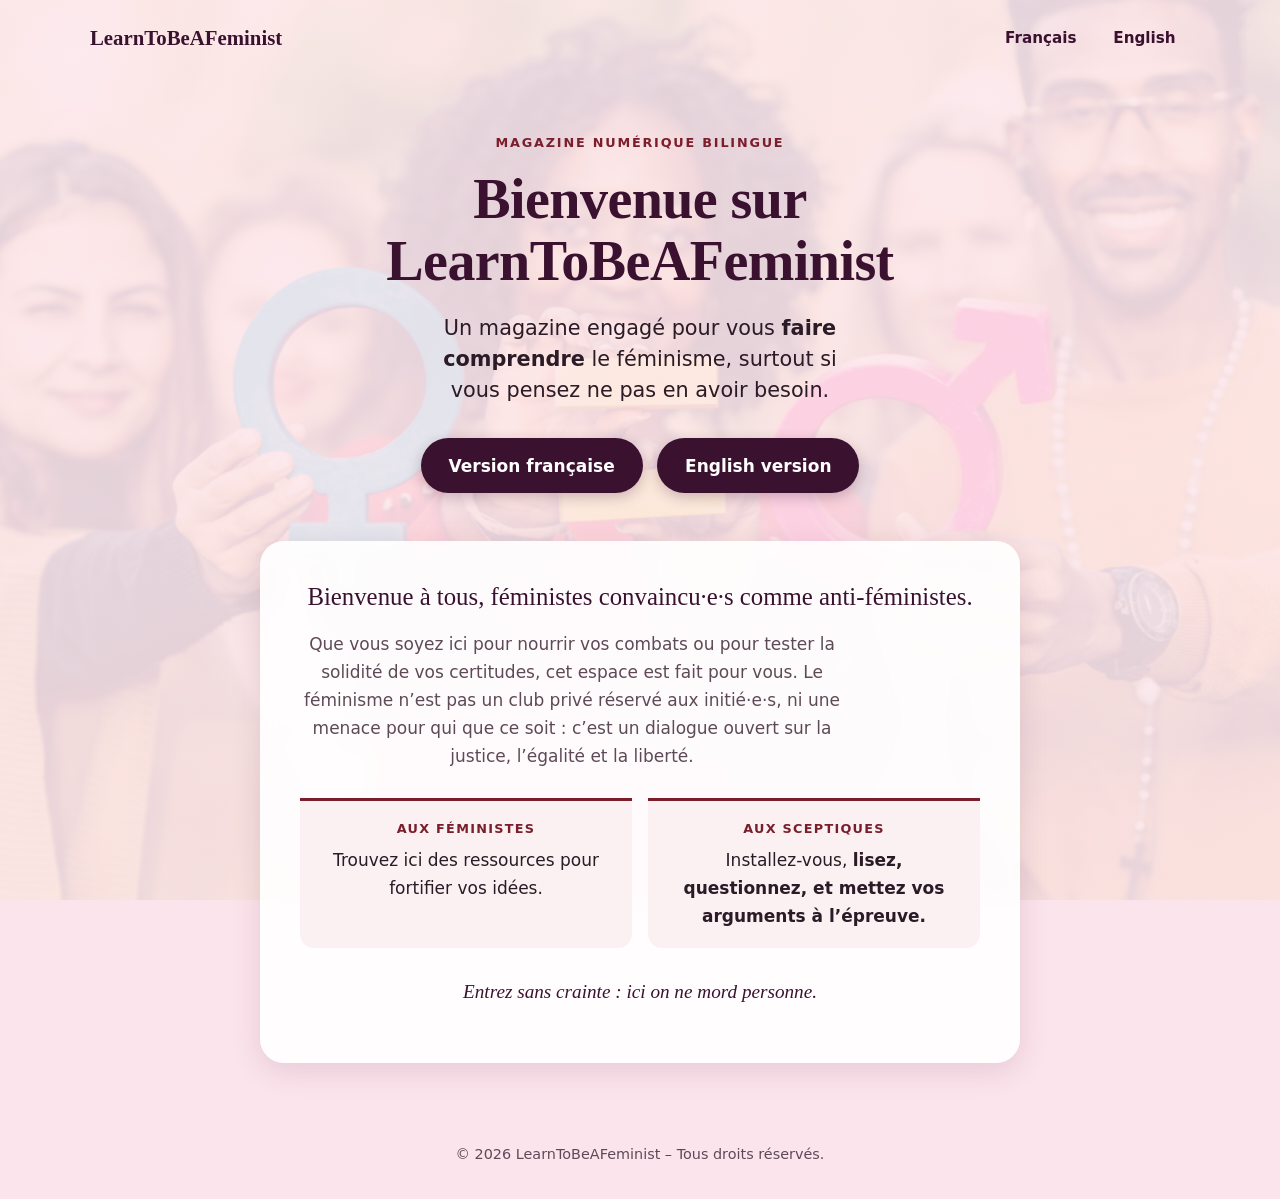
<file: index.html>
<!DOCTYPE html>
<html lang="fr">
<head>
  <meta charset="UTF-8">
  <meta name="viewport" content="width=device-width, initial-scale=1.0">
  <title>LearnToBeAFeminist – Magazine numérique / Digital Magazine</title>
  <meta name="description" content="LearnToBeAFeminist : magazine bilingue pour comprendre le féminisme, surtout si vous pensez ne pas en avoir besoin. Bilingual magazine on feminism.">
  <meta name="theme-color" content="#3A1230">
  <link rel="icon" href="assets/favicon.svg" type="image/svg+xml">

  <!-- Script Netlify Identity -->
  <script src="https://identity.netlify.com/v1/netlify-identity-widget.js"></script>

  <style>
    :root {
      --plum: #3A1230;
      --bordeaux: #7B1E2B;
      --ink: #2B1B26;
      --muted: #5E4A56;
      --serif: "Iowan Old Style", "Palatino Linotype", Palatino, Georgia, "Times New Roman", serif;
      --sans: system-ui, -apple-system, "Segoe UI", Roboto, "Helvetica Neue", Arial, sans-serif;
    }
    *, *::before, *::after { box-sizing: border-box; }

    body {
      margin: 0;
      min-height: 100vh;
      display: flex;
      flex-direction: column;
      font-family: var(--sans);
      font-size: 1.0625rem;
      line-height: 1.65;
      color: var(--ink);
      background: #FCE4EC;
    }

    /* Photo de fond + voile rosé, fixe et compatible mobile */
    body::before {
      content: "";
      position: fixed;
      inset: 0;
      z-index: -1;
      background:
        linear-gradient(rgba(252, 232, 238, .9), rgba(252, 232, 238, .9)),
        url('assets/images/wmremove-transformed.png') center / cover no-repeat;
    }

    a:focus-visible { outline: 3px solid var(--plum); outline-offset: 3px; }

    /* ---------- En-tête ---------- */
    header {
      display: flex;
      justify-content: space-between;
      align-items: center;
      gap: 1rem;
      width: min(100% - 2rem, 1100px);
      margin: 0 auto;
      padding-block: 1.25rem;
    }
    .logo {
      font-family: var(--serif);
      font-weight: 700;
      font-size: 1.3rem;
      color: var(--plum);
      text-decoration: none;
    }
    nav ul { list-style: none; display: flex; gap: .5rem; margin: 0; padding: 0; }
    nav a {
      display: inline-block;
      padding: .35rem .9rem;
      border-radius: 999px;
      color: var(--plum);
      font-size: .95rem;
      font-weight: 600;
      text-decoration: none;
    }
    nav a:hover { background: rgba(58, 18, 48, .1); }

    /* ---------- Contenu ---------- */
    main {
      flex: 1;
      width: min(100% - 2rem, 760px);
      margin: 0 auto;
      padding: clamp(1.5rem, 6vw, 3.5rem) 0 clamp(2rem, 6vw, 3.5rem);
      text-align: center;
    }

    .kicker {
      margin: 0 0 1rem;
      font-size: .8rem;
      font-weight: 700;
      letter-spacing: .14em;
      text-transform: uppercase;
      color: var(--bordeaux);
    }
    h1 {
      margin: 0 0 1.25rem;
      font-family: var(--serif);
      font-size: clamp(2rem, 8vw, 3.5rem);
      font-weight: 700;
      line-height: 1.1;
      letter-spacing: -.01em;
      color: var(--plum);
      text-wrap: balance;
      overflow-wrap: anywhere;
    }
    .slogan {
      max-width: 32rem;
      margin: 0 auto 2rem;
      font-size: clamp(1.1rem, 3vw, 1.3rem);
      line-height: 1.5;
      color: var(--ink);
      text-wrap: balance;
    }

    /* ---------- Boutons ---------- */
    .language-selection {
      display: flex;
      flex-wrap: wrap;
      justify-content: center;
      gap: .9rem;
      margin-bottom: 3rem;
    }
    .btn {
      display: inline-block;
      min-width: 12.5rem;
      padding: .85rem 1.75rem;
      border-radius: 999px;
      background: var(--plum);
      color: #fff;
      font-weight: 600;
      text-decoration: none;
      box-shadow: 0 4px 14px rgba(58, 18, 48, .25);
      transition: background .2s ease;
    }
    .btn:hover { background: var(--bordeaux); }

    /* ---------- Carte de bienvenue ---------- */
    .welcome {
      padding: clamp(1.5rem, 5vw, 2.5rem);
      border-radius: 24px;
      background: rgba(255, 255, 255, .9);
      -webkit-backdrop-filter: blur(8px);
      backdrop-filter: blur(8px);
      box-shadow: 0 8px 30px rgba(58, 18, 48, .12);
    }
    .welcome__lead {
      margin: 0 0 1rem;
      font-family: var(--serif);
      font-size: clamp(1.25rem, 3.5vw, 1.55rem);
      line-height: 1.3;
      color: var(--plum);
      text-wrap: balance;
    }
    .welcome p { margin: 0 0 1rem; text-wrap: pretty; }
    .welcome__intro { max-width: 34rem; margin-inline: auto; color: var(--muted); }

    .audiences {
      display: grid;
      gap: 1rem;
      margin: 1.75rem 0;
    }
    @media (min-width: 640px) { .audiences { grid-template-columns: 1fr 1fr; } }
    .audience {
      padding: 1.1rem 1.25rem;
      border-top: 3px solid var(--bordeaux);
      border-radius: 0 0 14px 14px;
      background: #FBF1F3;
    }
    .audience h2 {
      margin: 0 0 .4rem;
      font-size: .8rem;
      font-weight: 800;
      letter-spacing: .1em;
      text-transform: uppercase;
      color: var(--bordeaux);
    }
    .audience p { margin: 0; }

    .welcome__closing {
      margin: 0;
      font-family: var(--serif);
      font-style: italic;
      font-size: 1.2rem;
      color: var(--plum);
    }

    footer {
      padding: 1.5rem 1rem 2rem;
      text-align: center;
      font-size: .9rem;
      color: var(--muted);
    }
    footer p { margin: 0; }
  </style>
</head>
<body>

  <header>
    <a class="logo" href="index.html">LearnToBeAFeminist</a>
    <nav aria-label="Langue / Language">
      <ul>
        <li><a href="fr/index.html" hreflang="fr" lang="fr">Français</a></li>
        <li><a href="en/index.html" hreflang="en" lang="en">English</a></li>
      </ul>
    </nav>
  </header>

  <main>
    <section class="hero">
      <p class="kicker">Magazine numérique bilingue</p>
      <h1>Bienvenue sur<br>LearnToBeAFeminist</h1>
      <p class="slogan">
        Un magazine engagé pour vous <strong>faire comprendre</strong> le féminisme, surtout si vous pensez ne pas en avoir besoin.
      </p>

      <div class="language-selection">
        <a href="fr/index.html" class="btn" hreflang="fr" lang="fr">Version française</a>
        <a href="en/index.html" class="btn" hreflang="en" lang="en">English version</a>
      </div>
    </section>

    <section class="welcome">
      <p class="welcome__lead">Bienvenue à tous, féministes convaincu·e·s comme anti-féministes.</p>

      <p class="welcome__intro">Que vous soyez ici pour nourrir vos combats ou pour tester la solidité de vos certitudes, cet espace est fait pour vous. Le féminisme n’est pas un club privé réservé aux initié·e·s, ni une menace pour qui que ce soit&nbsp;: c’est un dialogue ouvert sur la justice, l’égalité et la liberté.</p>

      <div class="audiences">
        <div class="audience">
          <h2>Aux féministes</h2>
          <p>Trouvez ici des ressources pour fortifier vos idées.</p>
        </div>
        <div class="audience">
          <h2>Aux sceptiques</h2>
          <p>Installez-vous, <strong>lisez, questionnez, et mettez vos arguments à l’épreuve.</strong></p>
        </div>
      </div>

      <p class="welcome__closing">Entrez sans crainte&nbsp;: ici on ne mord personne.</p>
    </section>
  </main>

  <footer>
    <p>&copy; 2026 LearnToBeAFeminist – Tous droits réservés.</p>
  </footer>

  <!-- Redirection vers l'administration après connexion -->
  <script>
    if (window.netlifyIdentity) {
      window.netlifyIdentity.on("init", function (user) {
        if (!user) {
          window.netlifyIdentity.on("login", function () {
            document.location.href = "/admin/";
          });
        }
      });
    }
  </script>
</body>
</html>
</file>
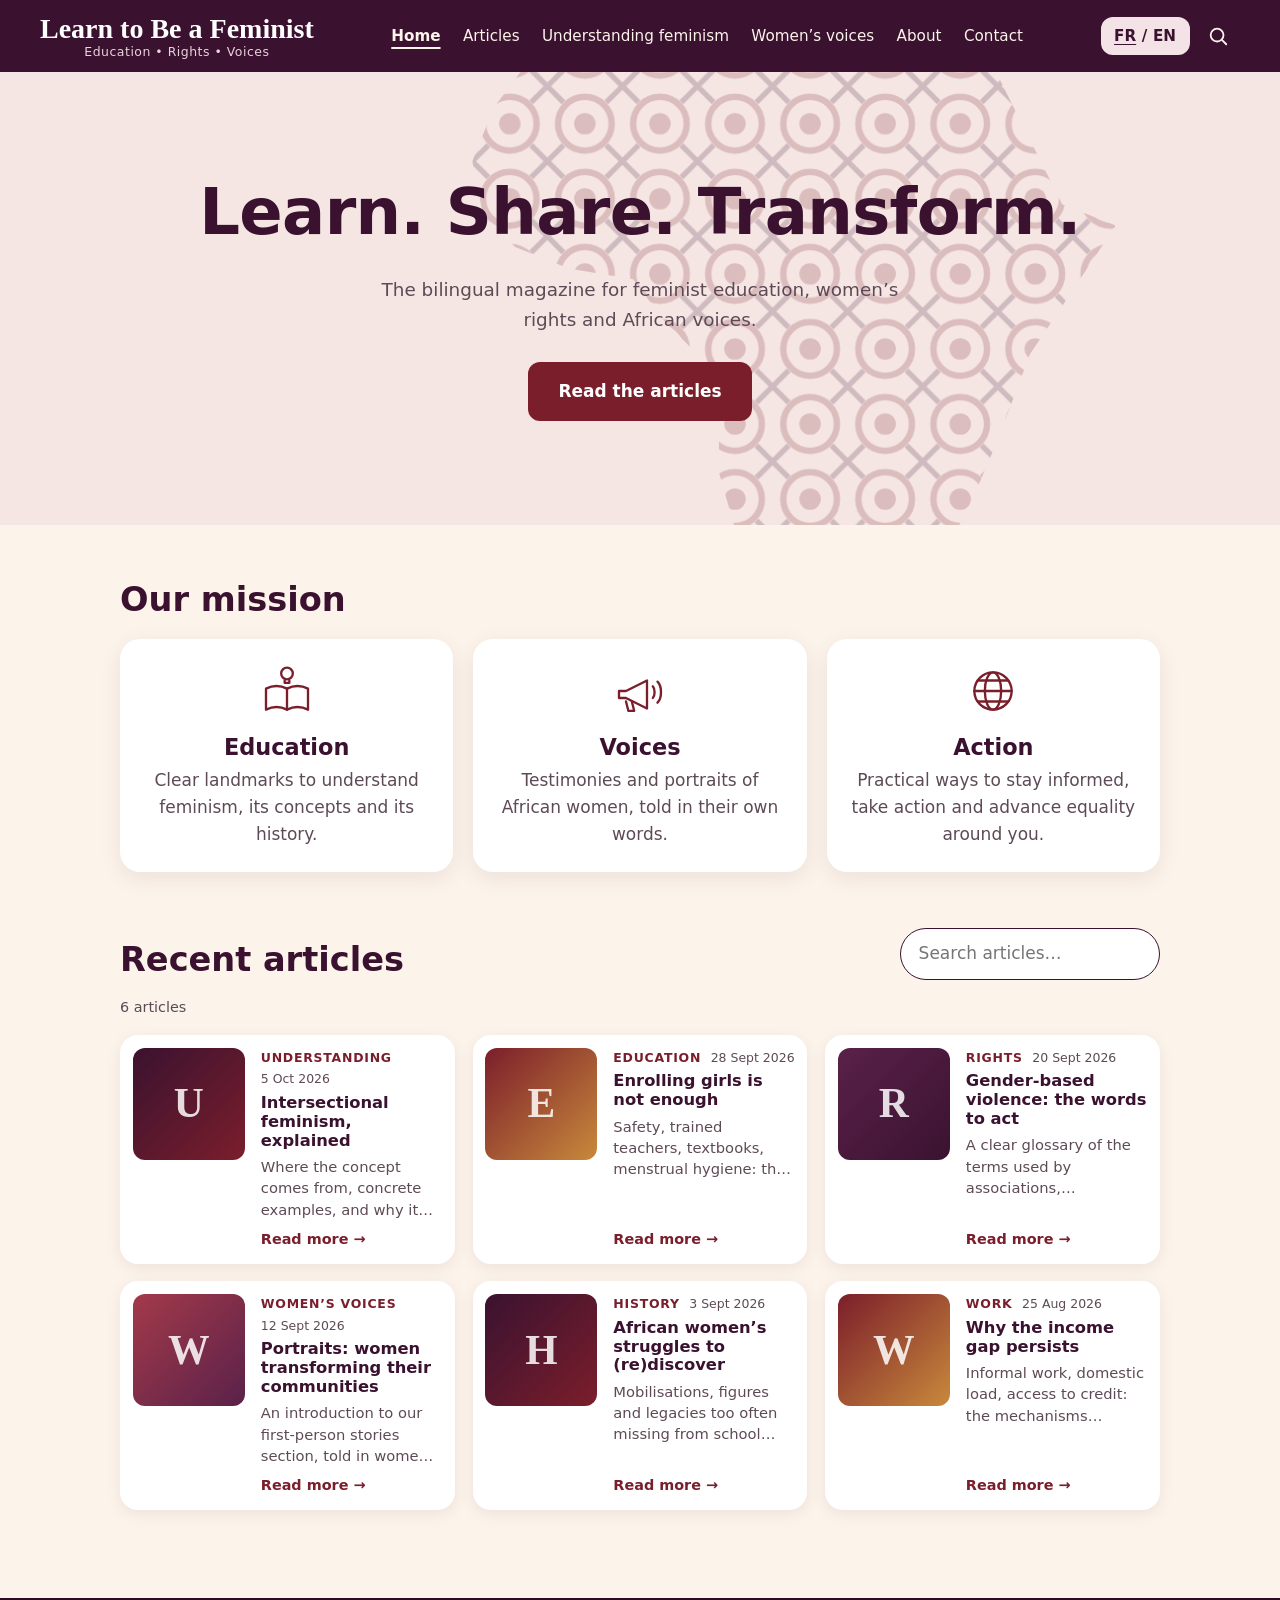
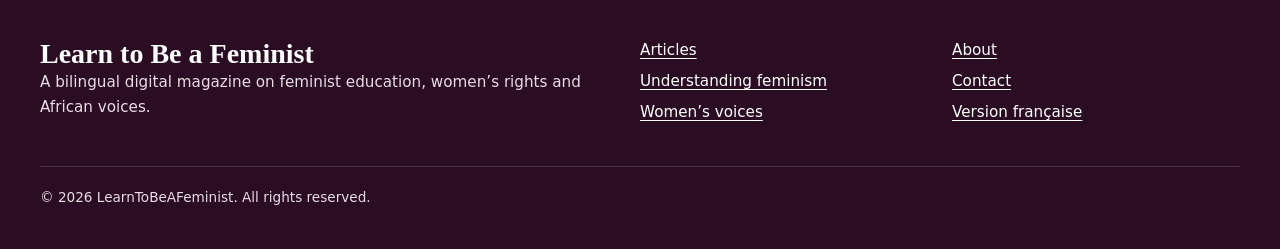
<file: en/index.html>
<!DOCTYPE html>
<html lang="en">
<head>
  <meta charset="utf-8">
  <meta name="viewport" content="width=device-width, initial-scale=1">
  <title>LearnToBeAFeminist – Bilingual feminist magazine on women’s rights and Africa</title>
  <meta name="description" content="A bilingual (French-English) digital magazine on feminist education, women’s rights, gender inequality and the experiences of African women.">
  <meta name="theme-color" content="#3A1230">
  <link rel="icon" href="../assets/favicon.svg" type="image/svg+xml">

  <meta property="og:type" content="website">
  <meta property="og:title" content="LearnToBeAFeminist">
  <meta property="og:description" content="Feminist education, women’s rights and the voices of African women.">
  <meta property="og:locale" content="en_GB">

  <script>document.documentElement.classList.add('js');</script>
  <link rel="stylesheet" href="../css/style.css">
</head>
<body>
  <a class="skip-link" href="#content">Skip to content</a>

  <header class="site-header">
    <div class="container header-inner">
      <a class="logo" href="index.html" aria-label="LearnToBeAFeminist, home">
        <span class="logo__name">Learn to Be a Feminist</span>
        <span class="logo__tag">Education • Rights • Voices</span>
      </a>

      <div class="tools">
        <p class="lang-switch" style="margin:0">
          <a href="../fr/index.html" hreflang="fr" lang="fr" aria-label="Lire cette page en français">FR</a>
          <span aria-hidden="true">/</span>
          <span aria-current="true">EN</span>
        </p>
        <a class="icon-btn" href="#search" aria-label="Search articles">
          <svg viewBox="0 0 24 24" fill="none" stroke="currentColor" stroke-width="2" stroke-linecap="round" aria-hidden="true"><circle cx="11" cy="11" r="7"/><path d="M16.5 16.5L21 21"/></svg>
        </a>
        <button class="menu-toggle" type="button" aria-expanded="false" aria-controls="main-nav">Menu</button>
      </div>

      <nav id="main-nav" class="main-nav" aria-label="Main navigation">
        <ul>
          <li><a href="index.html" aria-current="page">Home</a></li>
          <li><a href="articles.html">Articles</a></li>
          <li><a href="understanding-feminism.html">Understanding feminism</a></li>
          <li><a href="womens-voices.html">Women’s voices</a></li>
          <li><a href="about.html">About</a></li>
          <li><a href="contact.html">Contact</a></li>
        </ul>
      </nav>
    </div>
  </header>

  <main id="content">
    <section class="hero">
      <!-- Simplified silhouette of Africa with a wax-print pattern (decorative) -->
      <svg class="hero-map" viewBox="0 0 120 135" aria-hidden="true" focusable="false">
        <defs>
          <pattern id="wax" width="14" height="14" patternUnits="userSpaceOnUse">
            <circle cx="7" cy="7" r="5" fill="none" stroke="#7B1E2B" stroke-width="1.2"/>
            <circle cx="7" cy="7" r="2" fill="#7B1E2B"/>
            <path d="M0 0l3 3M14 0l-3 3M0 14l3-3M14 14l-3-3" stroke="#3A1230" stroke-width="1"/>
          </pattern>
        </defs>
        <path fill="url(#wax)" d="M38 6L56 4L64 8L70 16L82 14L94 17L98 26L104 38L110 50L120 54L112 66L104 78L98 94L92 108L84 120L72 130L62 134L52 128L50 114L46 100L46 88L42 78L36 72L30 64L18 62L8 58L2 52L0 42L4 32L10 24L20 16L30 10Z"/>
      </svg>
      <div class="container">
        <h1><span>Learn.</span> <span>Share.</span> <span>Transform.</span></h1>
        <p class="lead">The bilingual magazine for feminist education, women’s rights and African voices.</p>
        <a class="btn btn--primary" href="articles.html">Read the articles</a>
      </div>
    </section>

    <section class="section" aria-labelledby="mission-title">
      <div class="container container--narrow">
        <h2 id="mission-title">Our mission</h2>
        <div class="mission-grid">
          <div class="mission">
            <svg viewBox="0 0 48 48" fill="none" stroke="currentColor" stroke-width="2" stroke-linecap="round" stroke-linejoin="round" aria-hidden="true"><path d="M6 22v18c6-3 12-3 18 0 6-3 12-3 18 0V22c-6-3-12-3-18 0-6-3-12-3-18 0z"/><path d="M24 22v18"/><circle cx="24" cy="9" r="5"/><path d="M22 15v2h4v-2"/></svg>
            <h3>Education</h3>
            <p>Clear landmarks to understand feminism, its concepts and its history.</p>
          </div>
          <div class="mission">
            <svg viewBox="0 0 48 48" fill="none" stroke="currentColor" stroke-width="2" stroke-linecap="round" stroke-linejoin="round" aria-hidden="true"><path d="M6 24h6l18-9v24l-18-9H6z"/><path d="M12 33l2 8h5l-2-8"/><path d="M35 20c2 2 2 8 0 10"/><path d="M39 16c4 4 4 14 0 18"/></svg>
            <h3>Voices</h3>
            <p>Testimonies and portraits of African women, told in their own words.</p>
          </div>
          <div class="mission">
            <svg viewBox="0 0 48 48" fill="none" stroke="currentColor" stroke-width="2" stroke-linecap="round" stroke-linejoin="round" aria-hidden="true"><circle cx="24" cy="24" r="16"/><ellipse cx="24" cy="24" rx="7" ry="16"/><path d="M8 24h32M11 15h26M11 33h26"/></svg>
            <h3>Action</h3>
            <p>Practical ways to stay informed, take action and advance equality around you.</p>
          </div>
        </div>
      </div>
    </section>

    <section class="section section--tight-top" aria-labelledby="articles-title">
      <div class="container container--narrow">
        <div class="section-head">
          <h2 id="articles-title">Recent articles</h2>
          <form id="search-form" class="search" role="search">
            <label class="sr-only" for="search">Search articles</label>
            <input id="search" type="search" placeholder="Search articles…" autocomplete="off">
          </form>
        </div>

        <p id="result-count" class="result-count" aria-live="polite"></p>
        <ul id="articles-list" class="cards"></ul>
        <p id="no-results" class="no-results" hidden>No article matches your search.</p>
        <noscript><p>Enable JavaScript to display the list of articles.</p></noscript>
      </div>
    </section>
  </main>

  <footer class="site-footer">
    <div class="container">
      <div class="footer-grid">
        <div>
          <a class="logo" href="index.html"><span class="logo__name">Learn to Be a Feminist</span></a>
          <p>A bilingual digital magazine on feminist education, women’s rights and African voices.</p>
        </div>
        <nav aria-label="Footer">
          <ul>
            <li><a href="articles.html">Articles</a></li>
            <li><a href="understanding-feminism.html">Understanding feminism</a></li>
            <li><a href="womens-voices.html">Women’s voices</a></li>
          </ul>
        </nav>
        <nav aria-label="Information">
          <ul>
            <li><a href="about.html">About</a></li>
            <li><a href="contact.html">Contact</a></li>
            <li><a href="../fr/index.html" hreflang="fr" lang="fr">Version française</a></li>
          </ul>
        </nav>
      </div>
      <p class="footer-bottom">© 2026 LearnToBeAFeminist. All rights reserved.</p>
    </div>
  </footer>

  <script src="../js/articles-data.js"></script>
  <script src="../js/main.js"></script>
</body>
</html>
</file>
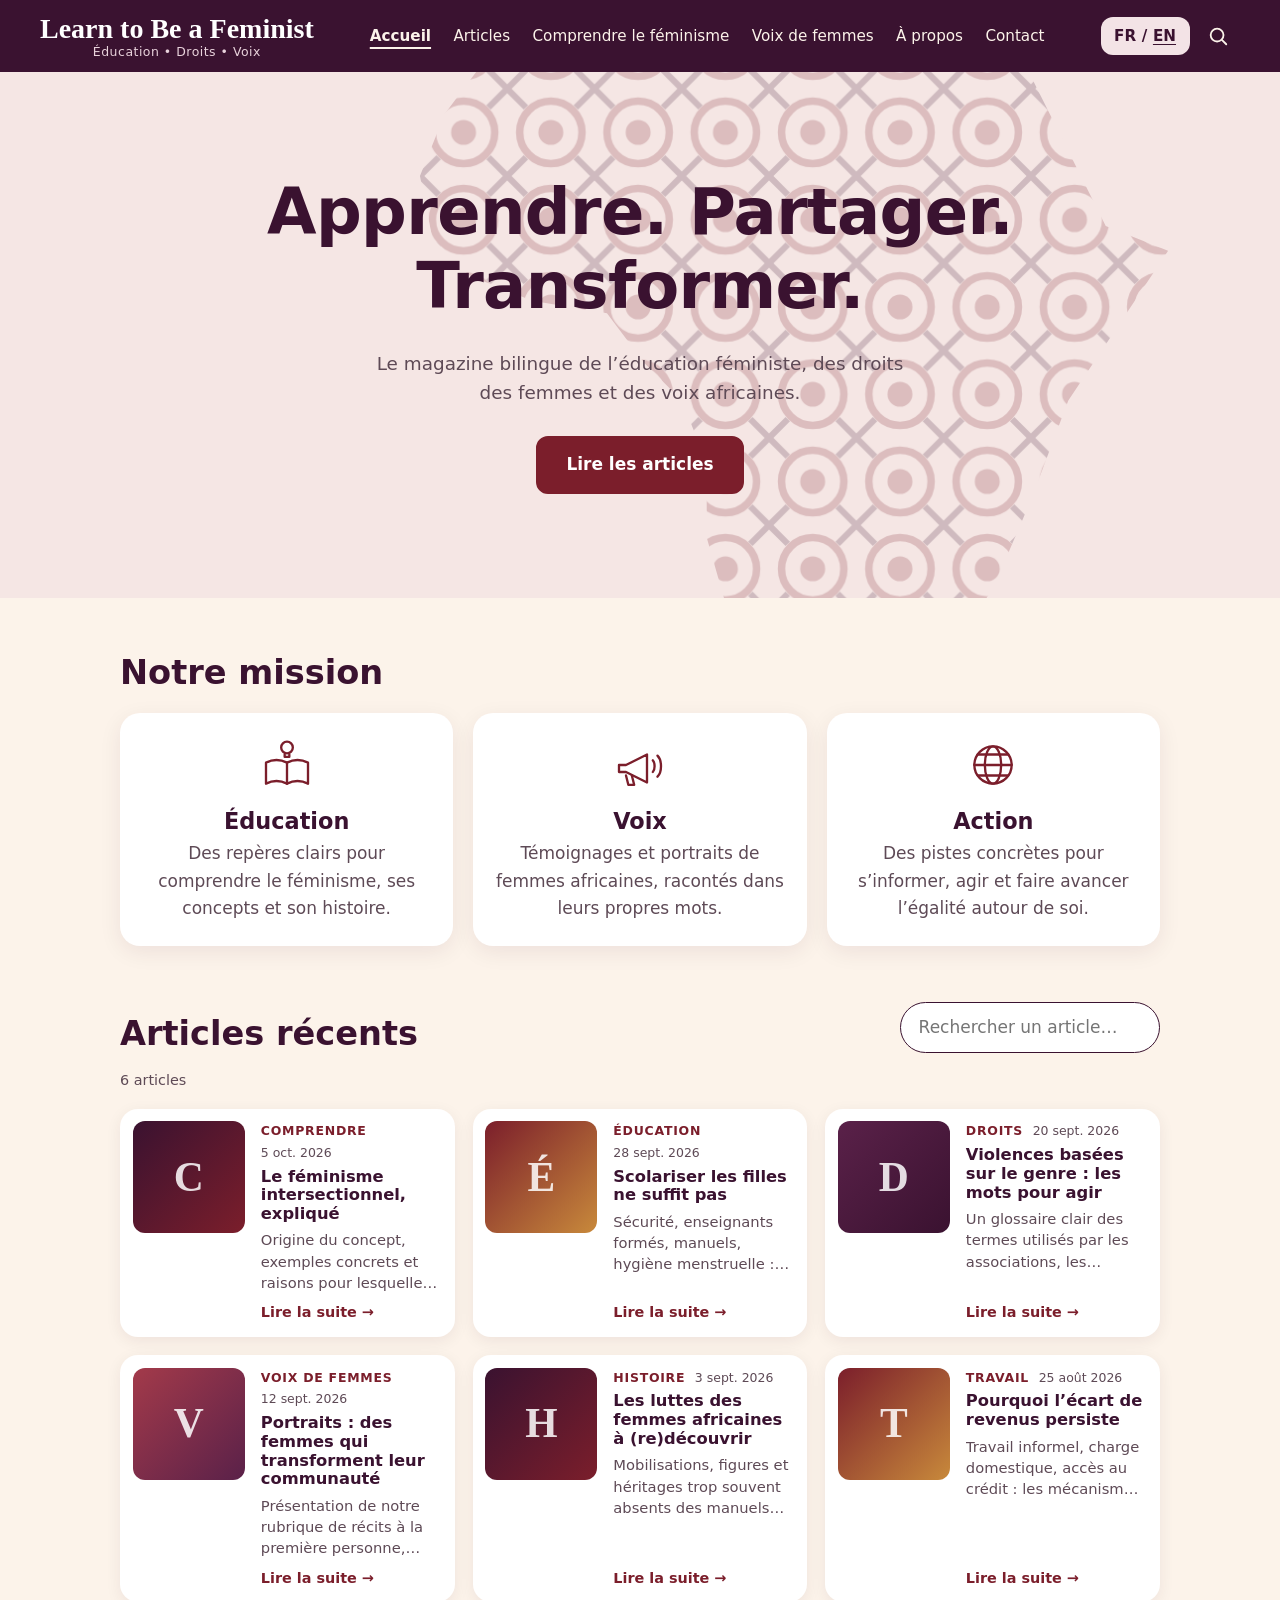
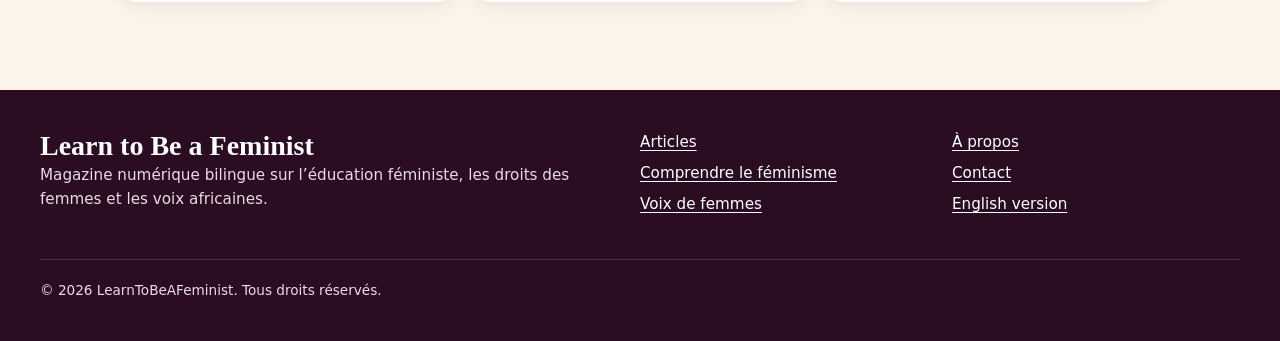
<file: fr/index.html>
<!DOCTYPE html>
<html lang="fr">
<head>
  <meta charset="utf-8">
  <meta name="viewport" content="width=device-width, initial-scale=1">
  <title>LearnToBeAFeminist – Magazine féministe bilingue sur les droits des femmes et l’Afrique</title>
  <meta name="description" content="Magazine numérique bilingue (français-anglais) consacré à l’éducation féministe, aux droits des femmes, aux inégalités de genre et aux expériences des femmes africaines.">
  <meta name="theme-color" content="#3A1230">
  <link rel="icon" href="../assets/favicon.svg" type="image/svg+xml">

  <meta property="og:type" content="website">
  <meta property="og:title" content="LearnToBeAFeminist">
  <meta property="og:description" content="Éducation féministe, droits des femmes et voix de femmes africaines.">
  <meta property="og:locale" content="fr_FR">

  <script>document.documentElement.classList.add('js');</script>
  <link rel="stylesheet" href="../css/style.css">
</head>
<body>
  <a class="skip-link" href="#contenu">Aller au contenu</a>

  <header class="site-header">
    <div class="container header-inner">
      <a class="logo" href="index.html" aria-label="LearnToBeAFeminist, accueil">
        <span class="logo__name">Learn to Be a Feminist</span>
        <span class="logo__tag">Éducation • Droits • Voix</span>
      </a>

      <div class="tools">
        <p class="lang-switch" style="margin:0">
          <span aria-current="true">FR</span>
          <span aria-hidden="true">/</span>
          <a href="../en/index.html" hreflang="en" lang="en" aria-label="Read this page in English">EN</a>
        </p>
        <a class="icon-btn" href="#search" aria-label="Rechercher un article">
          <svg viewBox="0 0 24 24" fill="none" stroke="currentColor" stroke-width="2" stroke-linecap="round" aria-hidden="true"><circle cx="11" cy="11" r="7"/><path d="M16.5 16.5L21 21"/></svg>
        </a>
        <button class="menu-toggle" type="button" aria-expanded="false" aria-controls="main-nav">Menu</button>
      </div>

      <nav id="main-nav" class="main-nav" aria-label="Navigation principale">
        <ul>
          <li><a href="index.html" aria-current="page">Accueil</a></li>
          <li><a href="articles.html">Articles</a></li>
          <li><a href="comprendre-le-feminisme.html">Comprendre le féminisme</a></li>
          <li><a href="voix-de-femmes.html">Voix de femmes</a></li>
          <li><a href="a-propos.html">À propos</a></li>
          <li><a href="contact.html">Contact</a></li>
        </ul>
      </nav>
    </div>
  </header>

  <main id="contenu">
    <section class="hero">
      <!-- Silhouette simplifiée de l'Afrique avec motif wax (décorative) -->
      <svg class="hero-map" viewBox="0 0 120 135" aria-hidden="true" focusable="false">
        <defs>
          <pattern id="wax" width="14" height="14" patternUnits="userSpaceOnUse">
            <circle cx="7" cy="7" r="5" fill="none" stroke="#7B1E2B" stroke-width="1.2"/>
            <circle cx="7" cy="7" r="2" fill="#7B1E2B"/>
            <path d="M0 0l3 3M14 0l-3 3M0 14l3-3M14 14l-3-3" stroke="#3A1230" stroke-width="1"/>
          </pattern>
        </defs>
        <path fill="url(#wax)" d="M38 6L56 4L64 8L70 16L82 14L94 17L98 26L104 38L110 50L120 54L112 66L104 78L98 94L92 108L84 120L72 130L62 134L52 128L50 114L46 100L46 88L42 78L36 72L30 64L18 62L8 58L2 52L0 42L4 32L10 24L20 16L30 10Z"/>
      </svg>
      <div class="container">
        <h1><span>Apprendre.</span> <span>Partager.</span> <span>Transformer.</span></h1>
        <p class="lead">Le magazine bilingue de l’éducation féministe, des droits des femmes et des voix africaines.</p>
        <a class="btn btn--primary" href="articles.html">Lire les articles</a>
      </div>
    </section>

    <section class="section" aria-labelledby="titre-mission">
      <div class="container container--narrow">
        <h2 id="titre-mission">Notre mission</h2>
        <div class="mission-grid">
          <div class="mission">
            <svg viewBox="0 0 48 48" fill="none" stroke="currentColor" stroke-width="2" stroke-linecap="round" stroke-linejoin="round" aria-hidden="true"><path d="M6 22v18c6-3 12-3 18 0 6-3 12-3 18 0V22c-6-3-12-3-18 0-6-3-12-3-18 0z"/><path d="M24 22v18"/><circle cx="24" cy="9" r="5"/><path d="M22 15v2h4v-2"/></svg>
            <h3>Éducation</h3>
            <p>Des repères clairs pour comprendre le féminisme, ses concepts et son histoire.</p>
          </div>
          <div class="mission">
            <svg viewBox="0 0 48 48" fill="none" stroke="currentColor" stroke-width="2" stroke-linecap="round" stroke-linejoin="round" aria-hidden="true"><path d="M6 24h6l18-9v24l-18-9H6z"/><path d="M12 33l2 8h5l-2-8"/><path d="M35 20c2 2 2 8 0 10"/><path d="M39 16c4 4 4 14 0 18"/></svg>
            <h3>Voix</h3>
            <p>Témoignages et portraits de femmes africaines, racontés dans leurs propres mots.</p>
          </div>
          <div class="mission">
            <svg viewBox="0 0 48 48" fill="none" stroke="currentColor" stroke-width="2" stroke-linecap="round" stroke-linejoin="round" aria-hidden="true"><circle cx="24" cy="24" r="16"/><ellipse cx="24" cy="24" rx="7" ry="16"/><path d="M8 24h32M11 15h26M11 33h26"/></svg>
            <h3>Action</h3>
            <p>Des pistes concrètes pour s’informer, agir et faire avancer l’égalité autour de soi.</p>
          </div>
        </div>
      </div>
    </section>

    <section class="section section--tight-top" aria-labelledby="titre-articles">
      <div class="container container--narrow">
        <div class="section-head">
          <h2 id="titre-articles">Articles récents</h2>
          <form id="search-form" class="search" role="search">
            <label class="sr-only" for="search">Rechercher un article</label>
            <input id="search" type="search" placeholder="Rechercher un article…" autocomplete="off">
          </form>
        </div>

        <p id="result-count" class="result-count" aria-live="polite"></p>
        <ul id="articles-list" class="cards"></ul>
        <p id="no-results" class="no-results" hidden>Aucun article ne correspond à votre recherche.</p>
        <noscript><p>Activez JavaScript pour afficher la liste des articles.</p></noscript>
      </div>
    </section>
  </main>

  <footer class="site-footer">
    <div class="container">
      <div class="footer-grid">
        <div>
          <a class="logo" href="index.html"><span class="logo__name">Learn to Be a Feminist</span></a>
          <p>Magazine numérique bilingue sur l’éducation féministe, les droits des femmes et les voix africaines.</p>
        </div>
        <nav aria-label="Pied de page">
          <ul>
            <li><a href="articles.html">Articles</a></li>
            <li><a href="comprendre-le-feminisme.html">Comprendre le féminisme</a></li>
            <li><a href="voix-de-femmes.html">Voix de femmes</a></li>
          </ul>
        </nav>
        <nav aria-label="Informations">
          <ul>
            <li><a href="a-propos.html">À propos</a></li>
            <li><a href="contact.html">Contact</a></li>
            <li><a href="../en/index.html" hreflang="en" lang="en">English version</a></li>
          </ul>
        </nav>
      </div>
      <p class="footer-bottom">© 2026 LearnToBeAFeminist. Tous droits réservés.</p>
    </div>
  </footer>

  <script src="../js/articles-data.js"></script>
  <script src="../js/main.js"></script>
</body>
</html>
</file>
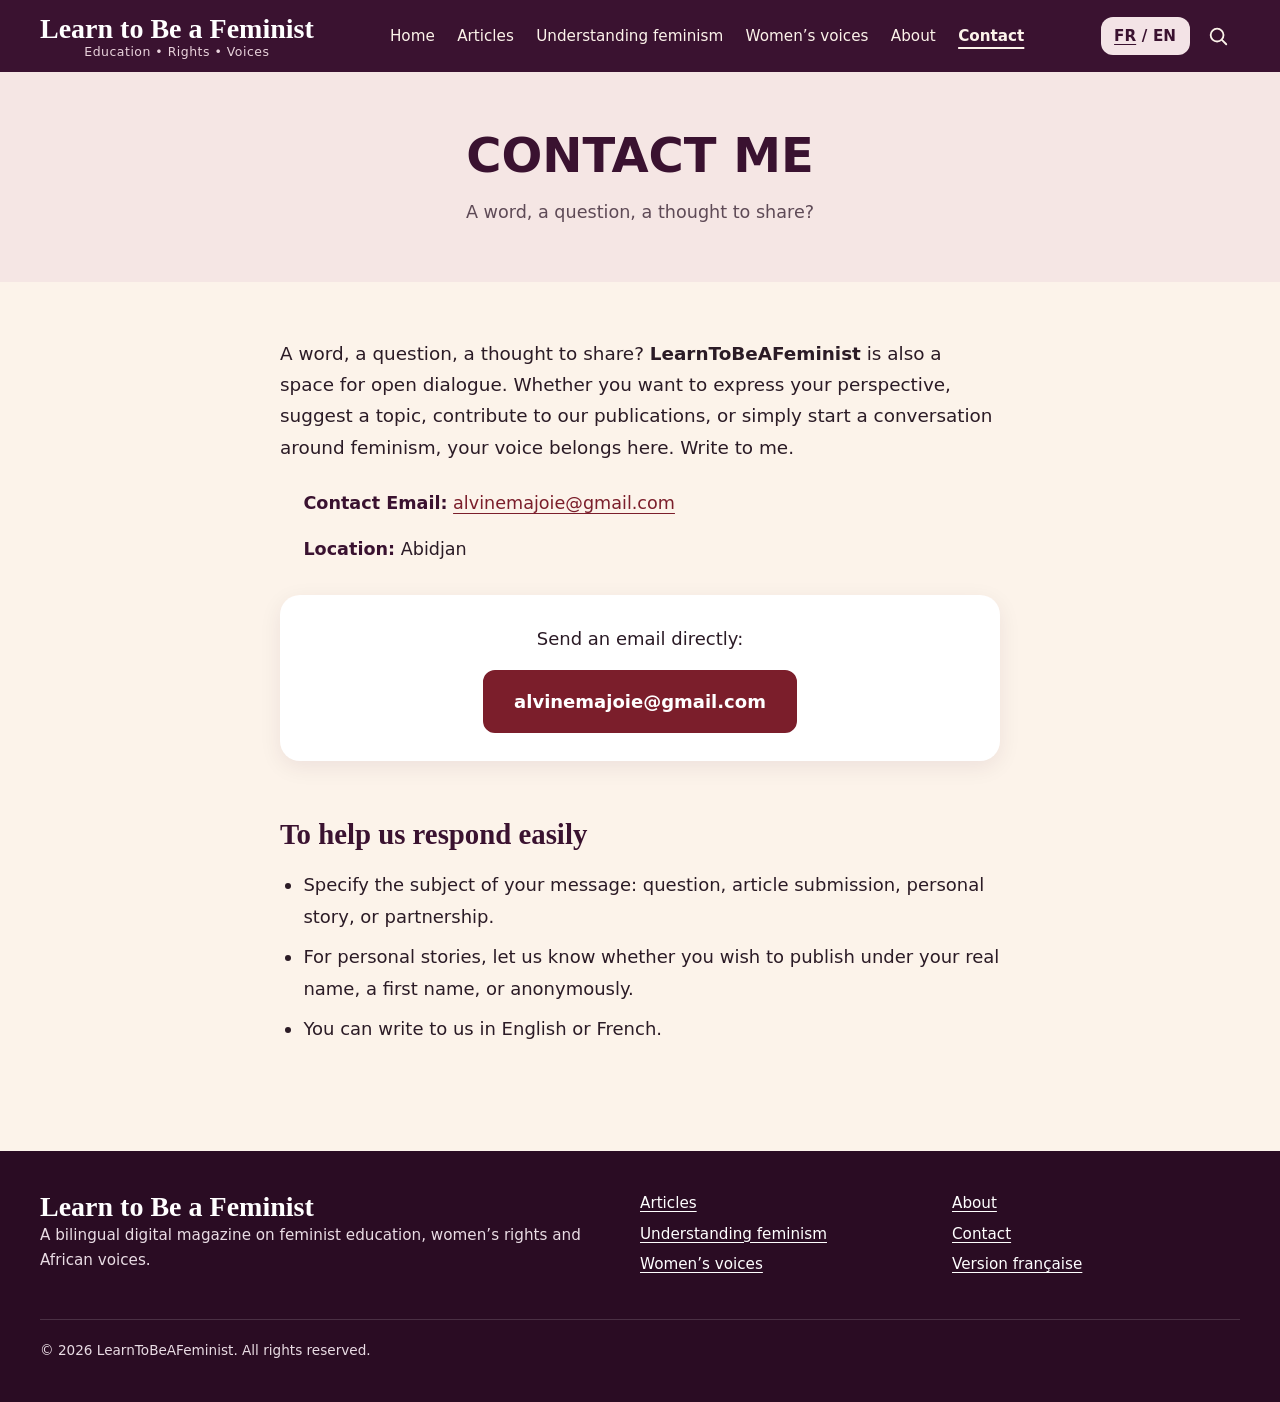
<file: en/about.html>
<!DOCTYPE html>
<html lang="en">
<head>
  <meta charset="utf-8">
  <meta name="viewport" content="width=device-width, initial-scale=1">
  <title>Contact Me – LearnToBeAFeminist</title>
  <meta name="description" content="Contact LearnToBeAFeminist: questions, article submissions, stories, and discussions.">
  <meta name="theme-color" content="#3A1230">
  <link rel="icon" href="../assets/favicon.svg" type="image/svg+xml">
  <meta property="og:type" content="website">
  <meta property="og:title" content="Contact Me – LearnToBeAFeminist">
  <meta property="og:locale" content="en_GB">
  <script>document.documentElement.classList.add('js');</script>
  <link rel="stylesheet" href="../css/style.css">
  <style>
    .contact-info-list {
      list-style: none;
      padding: 0;
      margin: 25px 0;
    }
    .contact-info-list li {
      margin-bottom: 15px;
      font-size: 1.1rem;
    }
    .contact-info-list strong {
      color: #3A1230;
    }
  </style>
</head>
<body>
  <a class="skip-link" href="#content">Skip to content</a>

  <header class="site-header">
    <div class="container header-inner">
      <a class="logo" href="index.html" aria-label="LearnToBeAFeminist, home">
        <span class="logo__name">Learn to Be a Feminist</span>
        <span class="logo__tag">Education • Rights • Voices</span>
      </a>
      <div class="tools">
        <p class="lang-switch" style="margin:0">
          <a href="../fr/contact.html" hreflang="fr" lang="fr" aria-label="Lire cette page en français">FR</a>
          <span aria-hidden="true">/</span>
          <span aria-current="true">EN</span>
        </p>
        <a class="icon-btn" href="articles.html#search" aria-label="Search articles">
          <svg viewBox="0 0 24 24" fill="none" stroke="currentColor" stroke-width="2" stroke-linecap="round" aria-hidden="true"><circle cx="11" cy="11" r="7"/><path d="M16.5 16.5L21 21"/></svg>
        </a>
        <button class="menu-toggle" type="button" aria-expanded="false" aria-controls="main-nav">Menu</button>
      </div>
      <nav id="main-nav" class="main-nav" aria-label="Main navigation">
        <ul>
          <li><a href="index.html">Home</a></li>
          <li><a href="articles.html">Articles</a></li>
          <li><a href="understanding-feminism.html">Understanding feminism</a></li>
          <li><a href="womens-voices.html">Women’s voices</a></li>
          <li><a href="about.html">About</a></li>
          <li><a href="contact.html" aria-current="page">Contact</a></li>
        </ul>
      </nav>
    </div>
  </header>

  <main id="content">
    <section class="page-head">
      <div class="container">
        <h1>CONTACT ME</h1>
        <p>A word, a question, a thought to share?</p>
      </div>
    </section>

    <section class="article">
      <div class="article-inner prose">
        <p style="font-size: 1.15rem; line-height: 1.7;">
          A word, a question, a thought to share? <strong>LearnToBeAFeminist</strong> is also a space for open dialogue. Whether you want to express your perspective, suggest a topic, contribute to our publications, or simply start a conversation around feminism, your voice belongs here. Write to me.
        </p>

        <ul class="contact-info-list">
          <li><strong>Contact Email:</strong> <a href="mailto:alvinemajoie@gmail.com">alvinemajoie@gmail.com</a></li>
          <li><strong>Location:</strong> Abidjan</li>
        </ul>

        <div class="contact-box" style="margin-top: 30px;">
          <p>Send an email directly:</p>
          <a class="btn btn--primary" href="mailto:alvinemajoie@gmail.com">alvinemajoie@gmail.com</a>
        </div>

        <h2>To help us respond easily</h2>
        <ul>
          <li>Specify the subject of your message: question, article submission, personal story, or partnership.</li>
          <li>For personal stories, let us know whether you wish to publish under your real name, a first name, or anonymously.</li>
          <li>You can write to us in English or French.</li>
        </ul>
      </div>
    </section>
  </main>

  <footer class="site-footer">
    <div class="container">
      <div class="footer-grid">
        <div>
          <a class="logo" href="index.html"><span class="logo__name">Learn to Be a Feminist</span></a>
          <p>A bilingual digital magazine on feminist education, women’s rights and African voices.</p>
        </div>
        <nav aria-label="Footer">
          <ul>
            <li><a href="articles.html">Articles</a></li>
            <li><a href="understanding-feminism.html">Understanding feminism</a></li>
            <li><a href="womens-voices.html">Women’s voices</a></li>
          </ul>
        </nav>
        <nav aria-label="Information">
          <ul>
            <li><a href="about.html">About</a></li>
            <li><a href="contact.html">Contact</a></li>
            <li><a href="../fr/contact.html" hreflang="fr" lang="fr">Version française</a></li>
          </ul>
        </nav>
      </div>
      <p class="footer-bottom">© 2026 LearnToBeAFeminist. All rights reserved.</p>
    </div>
  </footer>

  <script src="../js/main.js"></script>
</body>
</html>
</file>
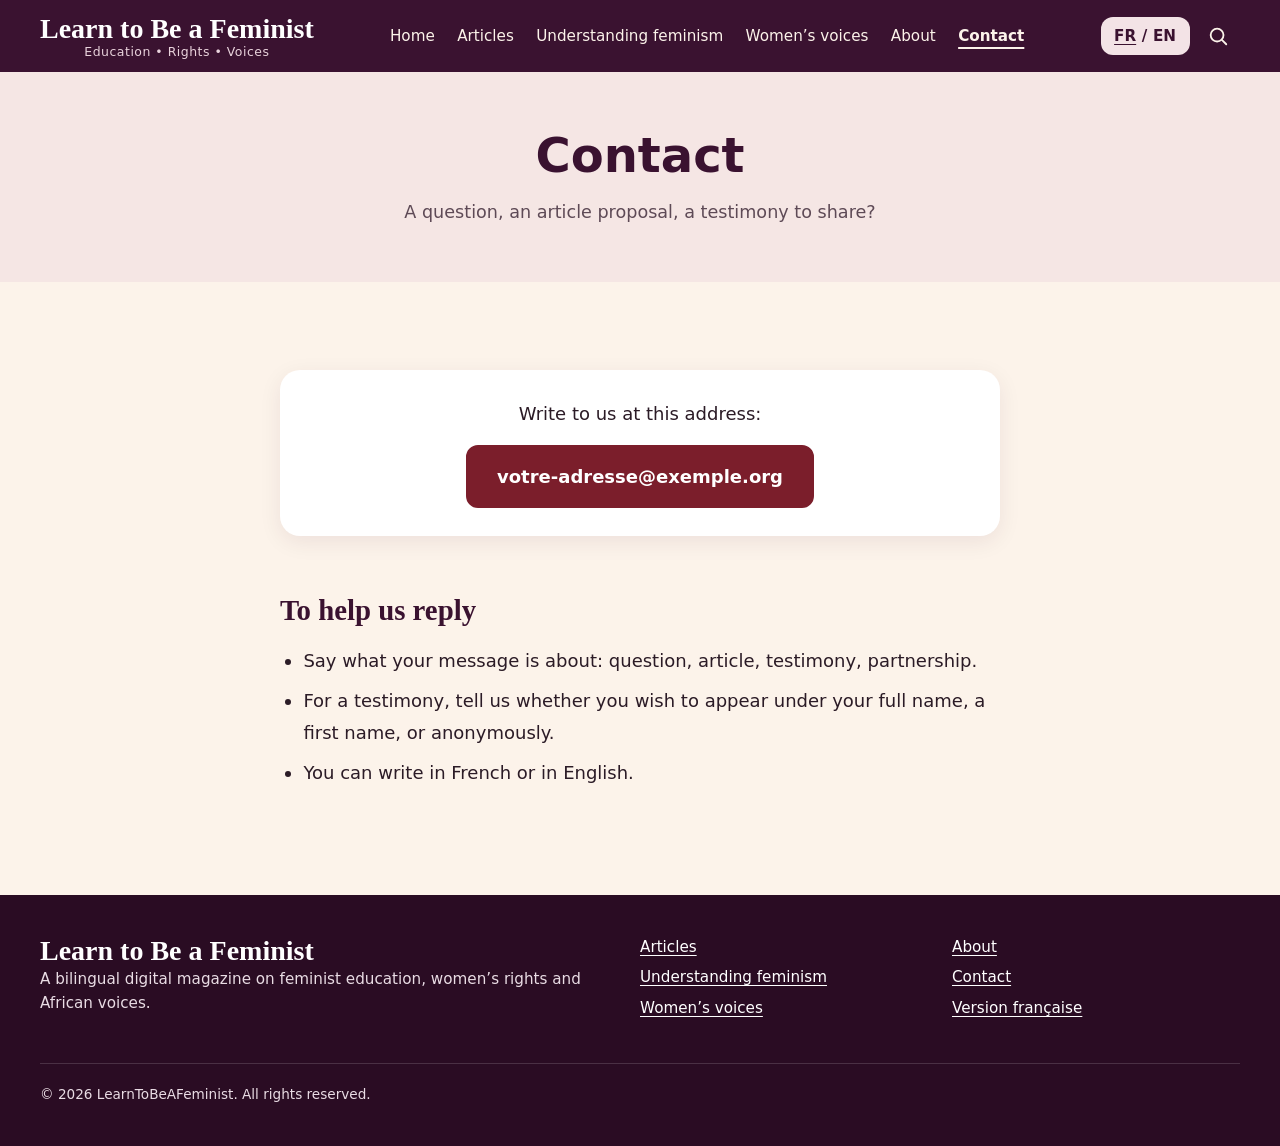
<file: en/contact.html>
<!DOCTYPE html>
<html lang="en">
<head>
  <meta charset="utf-8">
  <meta name="viewport" content="width=device-width, initial-scale=1">
  <title>Contact – LearnToBeAFeminist</title>
  <meta name="description" content="Contact LearnToBeAFeminist: questions, article proposals, testimonies.">
  <meta name="theme-color" content="#3A1230">
  <link rel="icon" href="../assets/favicon.svg" type="image/svg+xml">
  <meta property="og:type" content="website">
  <meta property="og:title" content="Contact – LearnToBeAFeminist">
  <meta property="og:locale" content="en_GB">
  <script>document.documentElement.classList.add('js');</script>
  <link rel="stylesheet" href="../css/style.css">
</head>
<body>
  <a class="skip-link" href="#content">Skip to content</a>

  <header class="site-header">
    <div class="container header-inner">
      <a class="logo" href="index.html" aria-label="LearnToBeAFeminist, home">
        <span class="logo__name">Learn to Be a Feminist</span>
        <span class="logo__tag">Education • Rights • Voices</span>
      </a>
      <div class="tools">
        <p class="lang-switch" style="margin:0">
          <a href="../fr/contact.html" hreflang="fr" lang="fr" aria-label="Lire cette page en français">FR</a>
          <span aria-hidden="true">/</span>
          <span aria-current="true">EN</span>
        </p>
        <a class="icon-btn" href="articles.html#search" aria-label="Search articles">
          <svg viewBox="0 0 24 24" fill="none" stroke="currentColor" stroke-width="2" stroke-linecap="round" aria-hidden="true"><circle cx="11" cy="11" r="7"/><path d="M16.5 16.5L21 21"/></svg>
        </a>
        <button class="menu-toggle" type="button" aria-expanded="false" aria-controls="main-nav">Menu</button>
      </div>
      <nav id="main-nav" class="main-nav" aria-label="Main navigation">
        <ul>
          <li><a href="index.html">Home</a></li>
          <li><a href="articles.html">Articles</a></li>
          <li><a href="understanding-feminism.html">Understanding feminism</a></li>
          <li><a href="womens-voices.html">Women’s voices</a></li>
          <li><a href="about.html">About</a></li>
          <li><a href="contact.html" aria-current="page">Contact</a></li>
        </ul>
      </nav>
    </div>
  </header>

  <main id="content">
    <section class="page-head">
      <div class="container">
        <h1>Contact</h1>
        <p>A question, an article proposal, a testimony to share?</p>
      </div>
    </section>

    <section class="article">
      <div class="article-inner prose">
        <div class="contact-box">
          <p>Write to us at this address:</p>
          <a class="btn btn--primary" href="mailto:votre-adresse@exemple.org">votre-adresse@exemple.org</a>
        </div>

        <h2>To help us reply</h2>
        <ul>
          <li>Say what your message is about: question, article, testimony, partnership.</li>
          <li>For a testimony, tell us whether you wish to appear under your full name, a first name, or anonymously.</li>
          <li>You can write in French or in English.</li>
        </ul>
      </div>
    </section>
  </main>

  <footer class="site-footer">
    <div class="container">
      <div class="footer-grid">
        <div>
          <a class="logo" href="index.html"><span class="logo__name">Learn to Be a Feminist</span></a>
          <p>A bilingual digital magazine on feminist education, women’s rights and African voices.</p>
        </div>
        <nav aria-label="Footer">
          <ul>
            <li><a href="articles.html">Articles</a></li>
            <li><a href="understanding-feminism.html">Understanding feminism</a></li>
            <li><a href="womens-voices.html">Women’s voices</a></li>
          </ul>
        </nav>
        <nav aria-label="Information">
          <ul>
            <li><a href="about.html">About</a></li>
            <li><a href="contact.html">Contact</a></li>
            <li><a href="../fr/contact.html" hreflang="fr" lang="fr">Version française</a></li>
          </ul>
        </nav>
      </div>
      <p class="footer-bottom">© 2026 LearnToBeAFeminist. All rights reserved.</p>
    </div>
  </footer>

  <script src="../js/main.js"></script>
</body>
</html>
</file>
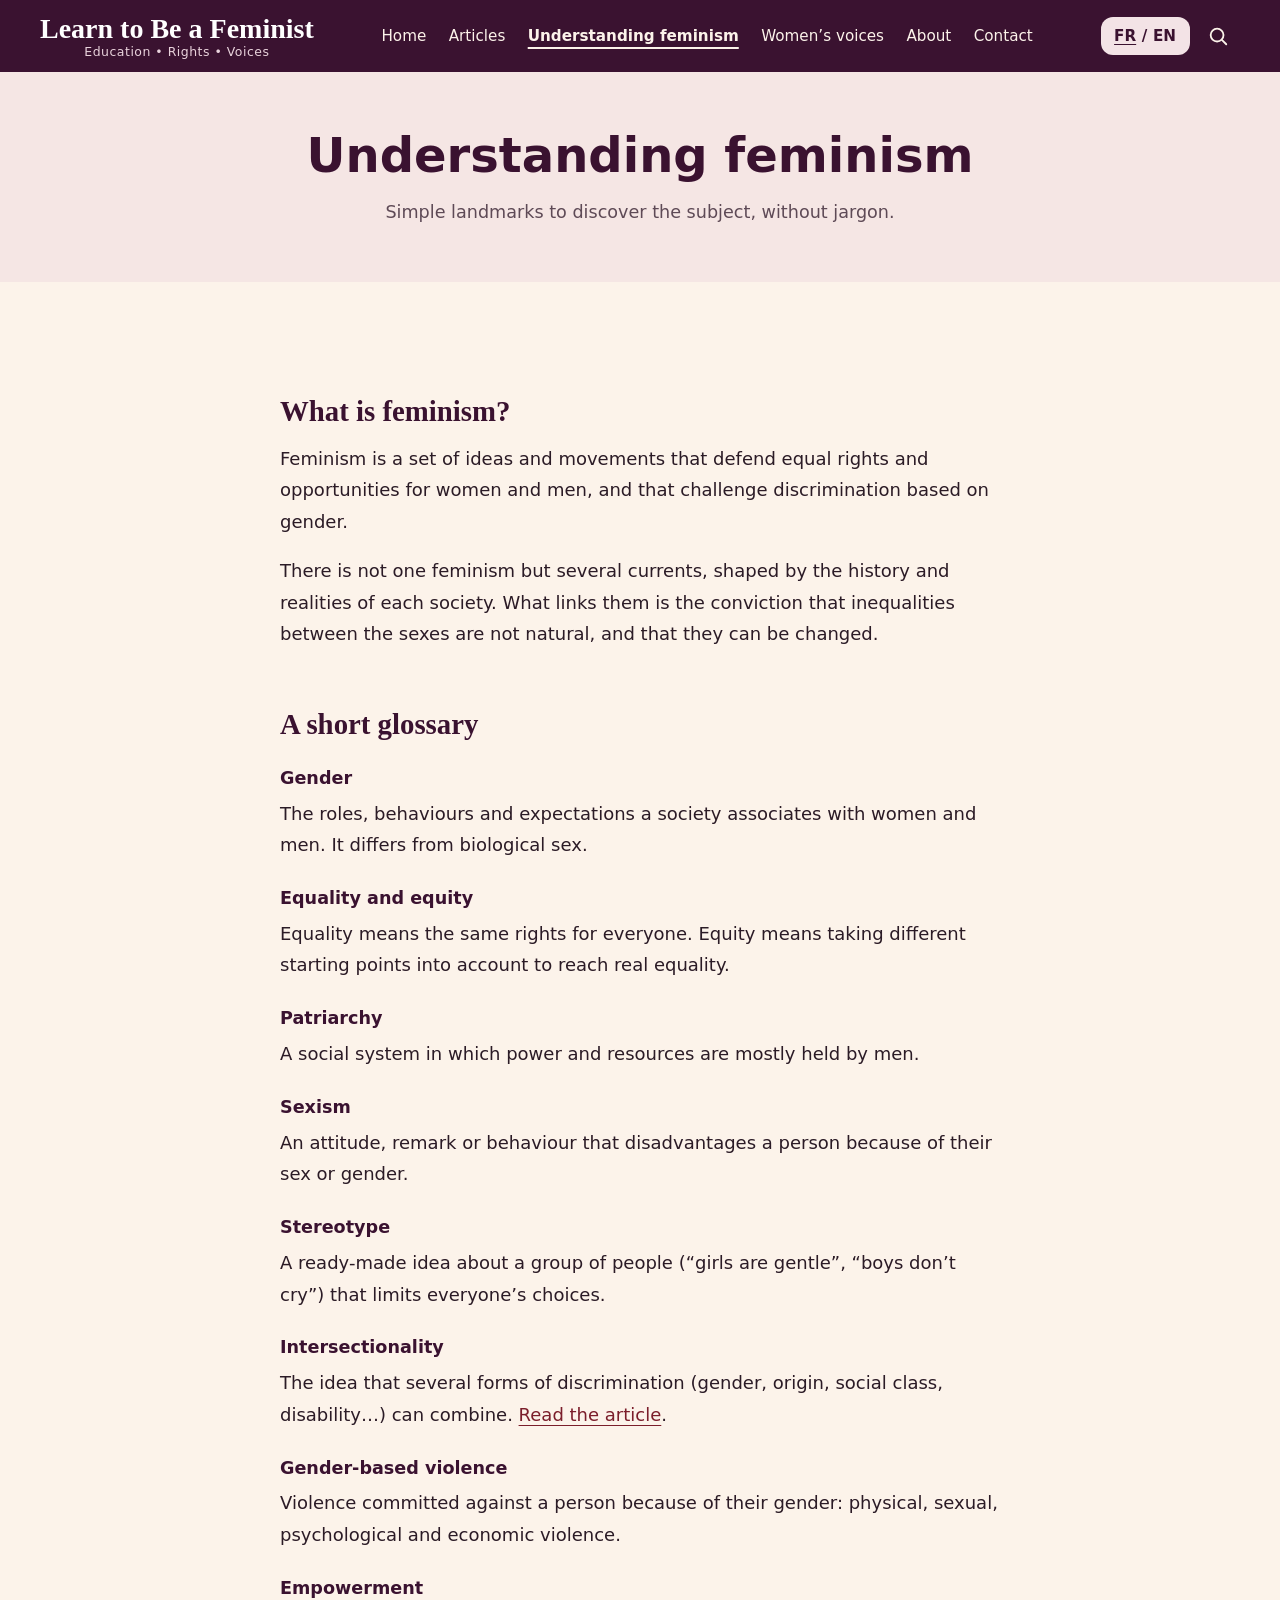
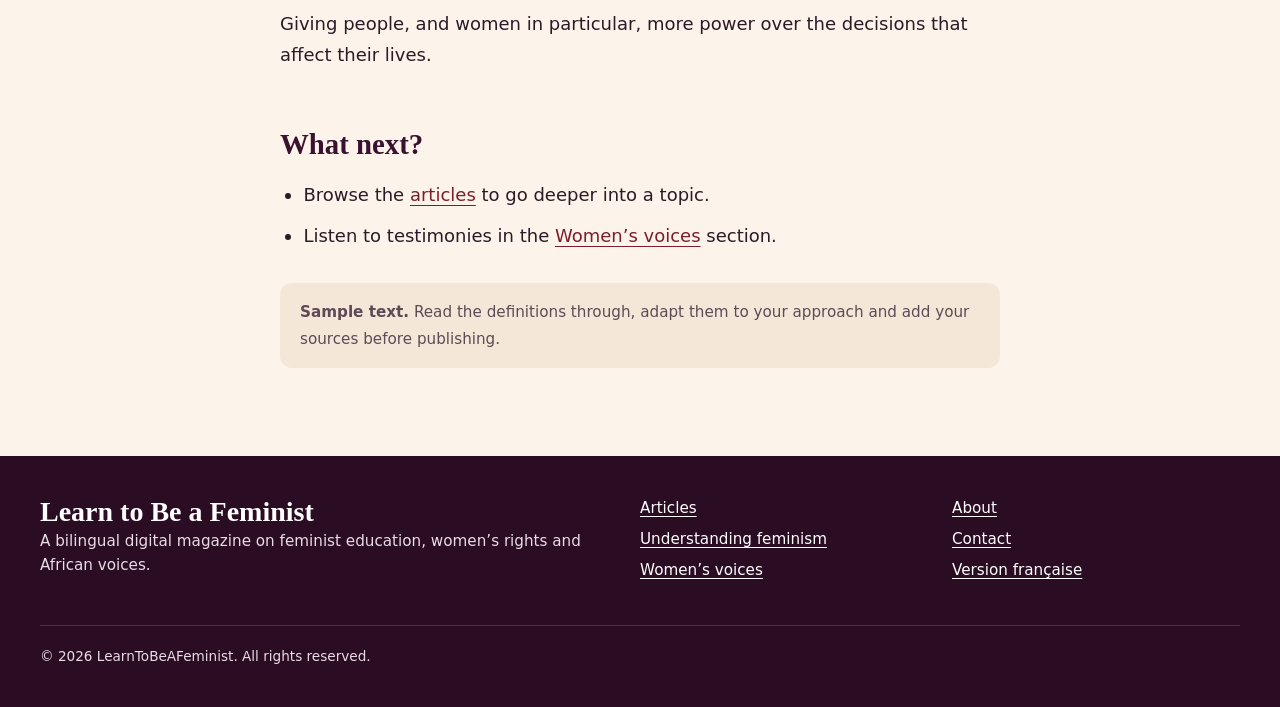
<file: en/understanding-feminism.html>
<!DOCTYPE html>
<html lang="en">
<head>
  <meta charset="utf-8">
  <meta name="viewport" content="width=device-width, initial-scale=1">
  <title>Understanding feminism – LearnToBeAFeminist</title>
  <meta name="description" content="Simple landmarks to understand feminism: definitions, key concepts and a glossary for anyone discovering the subject.">
  <meta name="theme-color" content="#3A1230">
  <link rel="icon" href="../assets/favicon.svg" type="image/svg+xml">
  <meta property="og:type" content="website">
  <meta property="og:title" content="Understanding feminism – LearnToBeAFeminist">
  <meta property="og:locale" content="en_GB">
  <script>document.documentElement.classList.add('js');</script>
  <link rel="stylesheet" href="../css/style.css">
</head>
<body>
  <a class="skip-link" href="#content">Skip to content</a>

  <header class="site-header">
    <div class="container header-inner">
      <a class="logo" href="index.html" aria-label="LearnToBeAFeminist, home">
        <span class="logo__name">Learn to Be a Feminist</span>
        <span class="logo__tag">Education • Rights • Voices</span>
      </a>
      <div class="tools">
        <p class="lang-switch" style="margin:0">
          <a href="../fr/comprendre-le-feminisme.html" hreflang="fr" lang="fr" aria-label="Lire cette page en français">FR</a>
          <span aria-hidden="true">/</span>
          <span aria-current="true">EN</span>
        </p>
        <a class="icon-btn" href="articles.html#search" aria-label="Search articles">
          <svg viewBox="0 0 24 24" fill="none" stroke="currentColor" stroke-width="2" stroke-linecap="round" aria-hidden="true"><circle cx="11" cy="11" r="7"/><path d="M16.5 16.5L21 21"/></svg>
        </a>
        <button class="menu-toggle" type="button" aria-expanded="false" aria-controls="main-nav">Menu</button>
      </div>
      <nav id="main-nav" class="main-nav" aria-label="Main navigation">
        <ul>
          <li><a href="index.html">Home</a></li>
          <li><a href="articles.html">Articles</a></li>
          <li><a href="understanding-feminism.html" aria-current="page">Understanding feminism</a></li>
          <li><a href="womens-voices.html">Women’s voices</a></li>
          <li><a href="about.html">About</a></li>
          <li><a href="contact.html">Contact</a></li>
        </ul>
      </nav>
    </div>
  </header>

  <main id="content">
    <section class="page-head">
      <div class="container">
        <h1>Understanding feminism</h1>
        <p>Simple landmarks to discover the subject, without jargon.</p>
      </div>
    </section>

    <section class="article">
      <div class="article-inner prose">
        <h2>What is feminism?</h2>
        <p>Feminism is a set of ideas and movements that defend equal rights and opportunities for women and men, and that challenge discrimination based on gender.</p>
        <p>There is not one feminism but several currents, shaped by the history and realities of each society. What links them is the conviction that inequalities between the sexes are not natural, and that they can be changed.</p>

        <h2>A short glossary</h2>
        <dl class="glossary">
          <dt>Gender</dt>
          <dd>The roles, behaviours and expectations a society associates with women and men. It differs from biological sex.</dd>
          <dt>Equality and equity</dt>
          <dd>Equality means the same rights for everyone. Equity means taking different starting points into account to reach real equality.</dd>
          <dt>Patriarchy</dt>
          <dd>A social system in which power and resources are mostly held by men.</dd>
          <dt>Sexism</dt>
          <dd>An attitude, remark or behaviour that disadvantages a person because of their sex or gender.</dd>
          <dt>Stereotype</dt>
          <dd>A ready-made idea about a group of people (“girls are gentle”, “boys don’t cry”) that limits everyone’s choices.</dd>
          <dt>Intersectionality</dt>
          <dd>The idea that several forms of discrimination (gender, origin, social class, disability…) can combine. <a href="articles/intersectional-feminism.html">Read the article</a>.</dd>
          <dt>Gender-based violence</dt>
          <dd>Violence committed against a person because of their gender: physical, sexual, psychological and economic violence.</dd>
          <dt>Empowerment</dt>
          <dd>Giving people, and women in particular, more power over the decisions that affect their lives.</dd>
        </dl>

        <h2>What next?</h2>
        <ul>
          <li>Browse the <a href="articles.html">articles</a> to go deeper into a topic.</li>
          <li>Listen to testimonies in the <a href="womens-voices.html">Women’s voices</a> section.</li>
        </ul>

        <p class="note-box"><strong>Sample text.</strong> Read the definitions through, adapt them to your approach and add your sources before publishing.</p>
      </div>
    </section>
  </main>

  <footer class="site-footer">
    <div class="container">
      <div class="footer-grid">
        <div>
          <a class="logo" href="index.html"><span class="logo__name">Learn to Be a Feminist</span></a>
          <p>A bilingual digital magazine on feminist education, women’s rights and African voices.</p>
        </div>
        <nav aria-label="Footer">
          <ul>
            <li><a href="articles.html">Articles</a></li>
            <li><a href="understanding-feminism.html">Understanding feminism</a></li>
            <li><a href="womens-voices.html">Women’s voices</a></li>
          </ul>
        </nav>
        <nav aria-label="Information">
          <ul>
            <li><a href="about.html">About</a></li>
            <li><a href="contact.html">Contact</a></li>
            <li><a href="../fr/comprendre-le-feminisme.html" hreflang="fr" lang="fr">Version française</a></li>
          </ul>
        </nav>
      </div>
      <p class="footer-bottom">© 2026 LearnToBeAFeminist. All rights reserved.</p>
    </div>
  </footer>

  <script src="../js/main.js"></script>
</body>
</html>
</file>
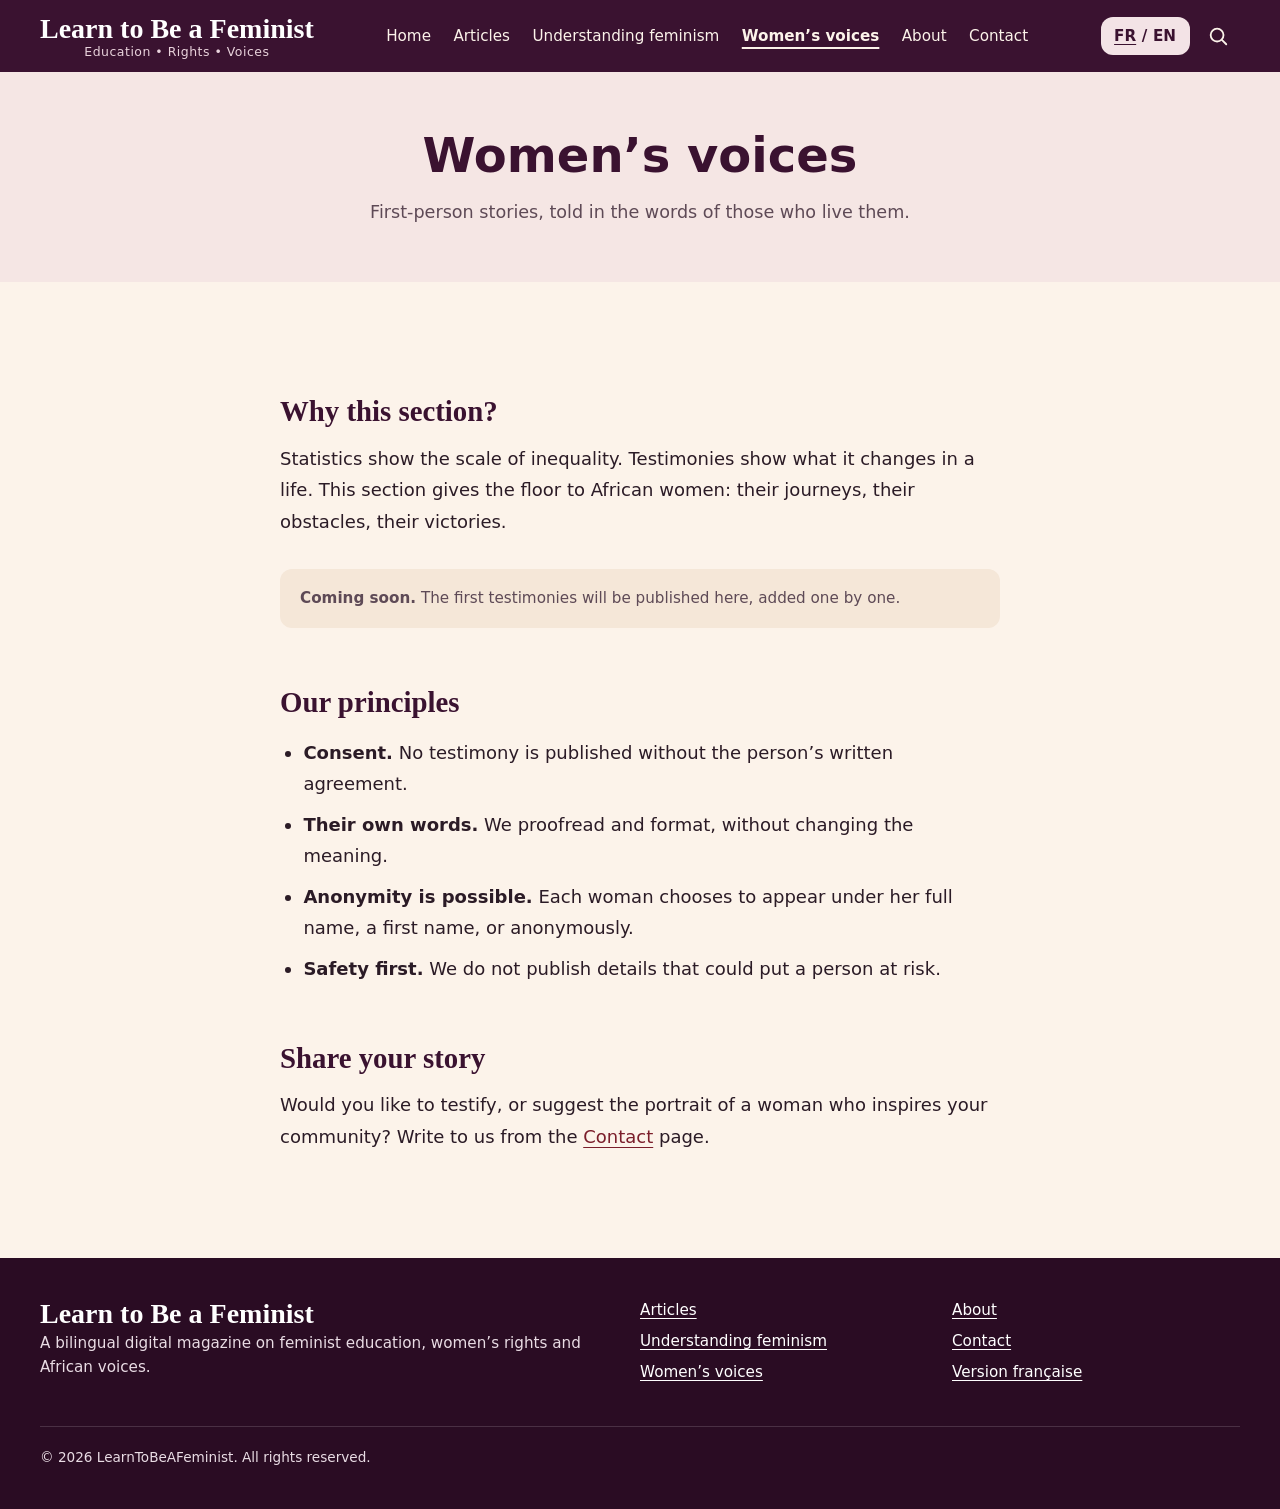
<file: en/womens-voices.html>
<!DOCTYPE html>
<html lang="en">
<head>
  <meta charset="utf-8">
  <meta name="viewport" content="width=device-width, initial-scale=1">
  <title>Women’s voices – LearnToBeAFeminist</title>
  <meta name="description" content="Testimonies, portraits and stories of African women, told in their own words.">
  <meta name="theme-color" content="#3A1230">
  <link rel="icon" href="../assets/favicon.svg" type="image/svg+xml">
  <meta property="og:type" content="website">
  <meta property="og:title" content="Women’s voices – LearnToBeAFeminist">
  <meta property="og:locale" content="en_GB">
  <script>document.documentElement.classList.add('js');</script>
  <link rel="stylesheet" href="../css/style.css">
</head>
<body>
  <a class="skip-link" href="#content">Skip to content</a>

  <header class="site-header">
    <div class="container header-inner">
      <a class="logo" href="index.html" aria-label="LearnToBeAFeminist, home">
        <span class="logo__name">Learn to Be a Feminist</span>
        <span class="logo__tag">Education • Rights • Voices</span>
      </a>
      <div class="tools">
        <p class="lang-switch" style="margin:0">
          <a href="../fr/voix-de-femmes.html" hreflang="fr" lang="fr" aria-label="Lire cette page en français">FR</a>
          <span aria-hidden="true">/</span>
          <span aria-current="true">EN</span>
        </p>
        <a class="icon-btn" href="articles.html#search" aria-label="Search articles">
          <svg viewBox="0 0 24 24" fill="none" stroke="currentColor" stroke-width="2" stroke-linecap="round" aria-hidden="true"><circle cx="11" cy="11" r="7"/><path d="M16.5 16.5L21 21"/></svg>
        </a>
        <button class="menu-toggle" type="button" aria-expanded="false" aria-controls="main-nav">Menu</button>
      </div>
      <nav id="main-nav" class="main-nav" aria-label="Main navigation">
        <ul>
          <li><a href="index.html">Home</a></li>
          <li><a href="articles.html">Articles</a></li>
          <li><a href="understanding-feminism.html">Understanding feminism</a></li>
          <li><a href="womens-voices.html" aria-current="page">Women’s voices</a></li>
          <li><a href="about.html">About</a></li>
          <li><a href="contact.html">Contact</a></li>
        </ul>
      </nav>
    </div>
  </header>

  <main id="content">
    <section class="page-head">
      <div class="container">
        <h1>Women’s voices</h1>
        <p>First-person stories, told in the words of those who live them.</p>
      </div>
    </section>

    <section class="article">
      <div class="article-inner prose">
        <h2>Why this section?</h2>
        <p>Statistics show the scale of inequality. Testimonies show what it changes in a life. This section gives the floor to African women: their journeys, their obstacles, their victories.</p>

        <p class="note-box"><strong>Coming soon.</strong> The first testimonies will be published here, added one by one.</p>

        <h2>Our principles</h2>
        <ul>
          <li><strong>Consent.</strong> No testimony is published without the person’s written agreement.</li>
          <li><strong>Their own words.</strong> We proofread and format, without changing the meaning.</li>
          <li><strong>Anonymity is possible.</strong> Each woman chooses to appear under her full name, a first name, or anonymously.</li>
          <li><strong>Safety first.</strong> We do not publish details that could put a person at risk.</li>
        </ul>

        <h2>Share your story</h2>
        <p>Would you like to testify, or suggest the portrait of a woman who inspires your community? Write to us from the <a href="contact.html">Contact</a> page.</p>
      </div>
    </section>
  </main>

  <footer class="site-footer">
    <div class="container">
      <div class="footer-grid">
        <div>
          <a class="logo" href="index.html"><span class="logo__name">Learn to Be a Feminist</span></a>
          <p>A bilingual digital magazine on feminist education, women’s rights and African voices.</p>
        </div>
        <nav aria-label="Footer">
          <ul>
            <li><a href="articles.html">Articles</a></li>
            <li><a href="understanding-feminism.html">Understanding feminism</a></li>
            <li><a href="womens-voices.html">Women’s voices</a></li>
          </ul>
        </nav>
        <nav aria-label="Information">
          <ul>
            <li><a href="about.html">About</a></li>
            <li><a href="contact.html">Contact</a></li>
            <li><a href="../fr/voix-de-femmes.html" hreflang="fr" lang="fr">Version française</a></li>
          </ul>
        </nav>
      </div>
      <p class="footer-bottom">© 2026 LearnToBeAFeminist. All rights reserved.</p>
    </div>
  </footer>

  <script src="../js/main.js"></script>
</body>
</html>
</file>
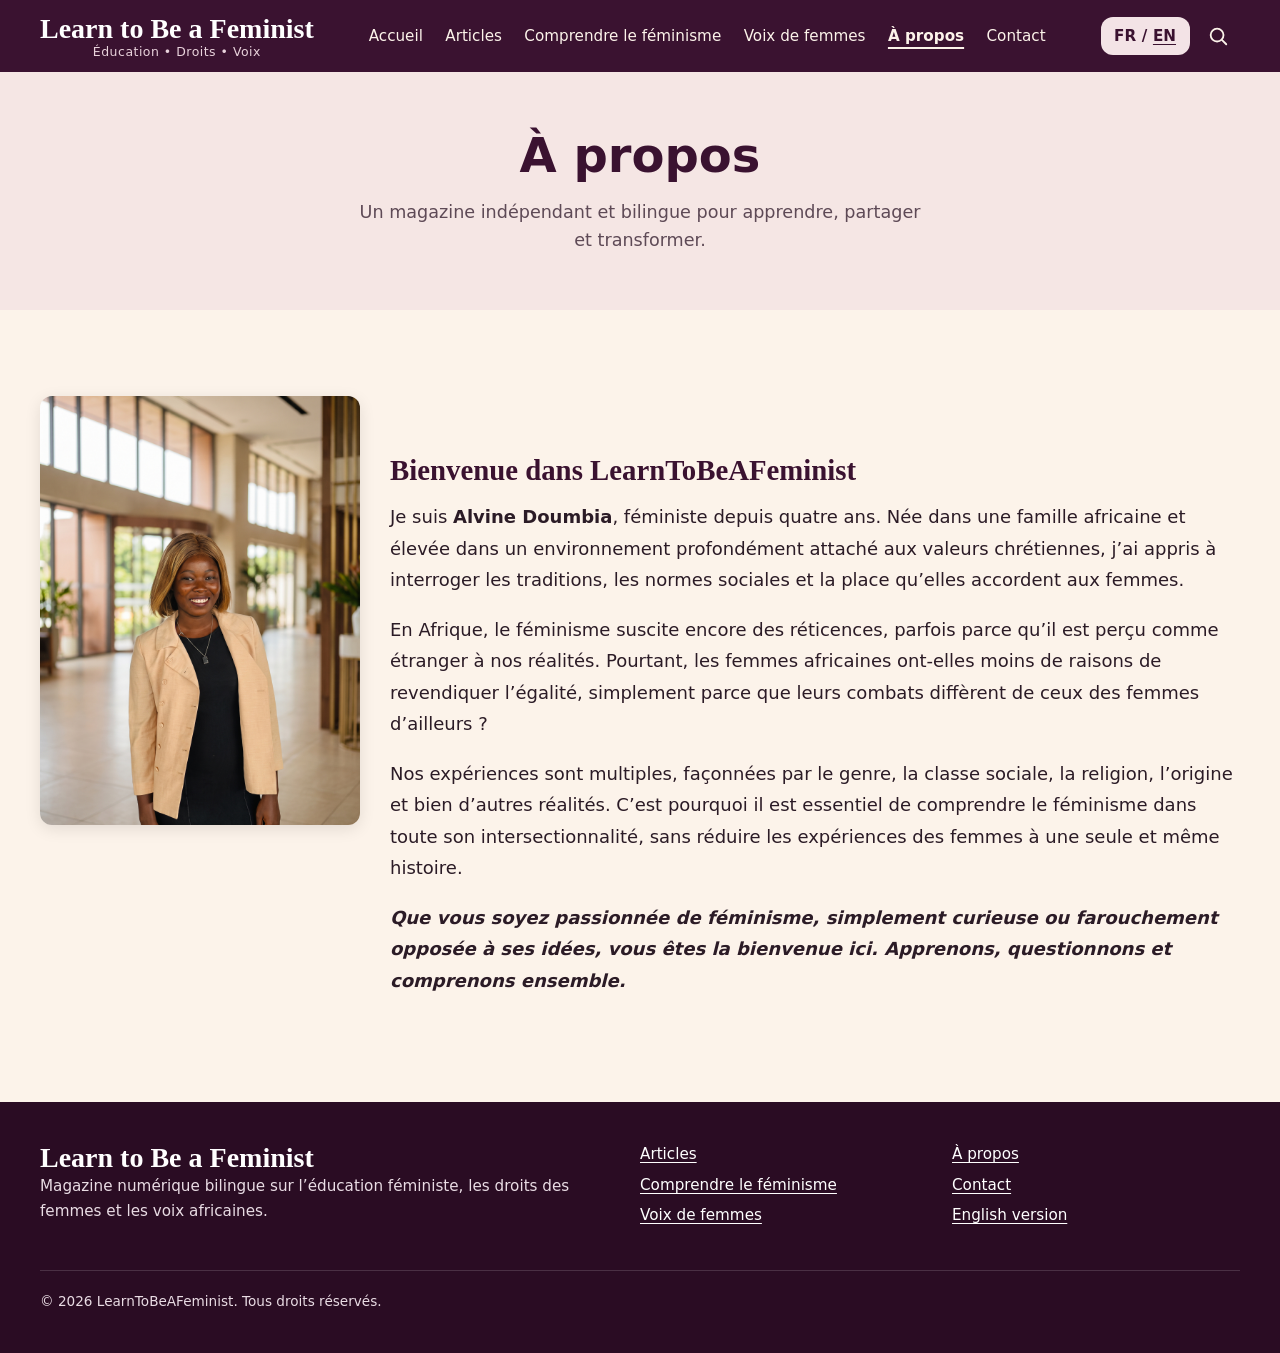
<file: fr/a-propos.html>
<!DOCTYPE html>
<html lang="fr">
<head>
  <meta charset="utf-8">
  <meta name="viewport" content="width=device-width, initial-scale=1">
  <title>À propos – LearnToBeAFeminist</title>
  <meta name="description" content="LearnToBeAFeminist est un magazine numérique bilingue consacré à l’éducation féministe, aux droits des femmes et aux voix africaines.">
  <meta name="theme-color" content="#3A1230">
  <link rel="icon" href="../assets/favicon.svg" type="image/svg+xml">
  <meta property="og:type" content="website">
  <meta property="og:title" content="À propos – LearnToBeAFeminist">
  <meta property="og:locale" content="fr_FR">
  <script>document.documentElement.classList.add('js');</script>
  <link rel="stylesheet" href="../css/style.css">
  <style>
    .about-profile {
      display: grid;
      grid-template-columns: 1fr;
      gap: 30px;
      align-items: flex-start;
      margin-top: 30px;
    }
    @media (min-width: 768px) {
      .about-profile {
        grid-template-columns: 320px 1fr;
      }
    }
    .about-photo img {
      width: 100%;
      height: auto;
      border-radius: 12px;
      box-shadow: 0 4px 16px rgba(0, 0, 0, 0.1);
      object-fit: cover;
    }
  </style>
</head>
<body>
  <a class="skip-link" href="#contenu">Aller au contenu</a>

  <header class="site-header">
    <div class="container header-inner">
      <a class="logo" href="index.html" aria-label="LearnToBeAFeminist, accueil">
        <span class="logo__name">Learn to Be a Feminist</span>
        <span class="logo__tag">Éducation • Droits • Voix</span>
      </a>
      <div class="tools">
        <p class="lang-switch" style="margin:0">
          <span aria-current="true">FR</span>
          <span aria-hidden="true">/</span>
          <a href="../en/about.html" hreflang="en" lang="en" aria-label="Read this page in English">EN</a>
        </p>
        <a class="icon-btn" href="articles.html#search" aria-label="Rechercher un article">
          <svg viewBox="0 0 24 24" fill="none" stroke="currentColor" stroke-width="2" stroke-linecap="round" aria-hidden="true"><circle cx="11" cy="11" r="7"/><path d="M16.5 16.5L21 21"/></svg>
        </a>
        <button class="menu-toggle" type="button" aria-expanded="false" aria-controls="main-nav">Menu</button>
      </div>
      <nav id="main-nav" class="main-nav" aria-label="Navigation principale">
        <ul>
          <li><a href="index.html">Accueil</a></li>
          <li><a href="articles.html">Articles</a></li>
          <li><a href="comprendre-le-feminisme.html">Comprendre le féminisme</a></li>
          <li><a href="voix-de-femmes.html">Voix de femmes</a></li>
          <li><a href="a-propos.html" aria-current="page">À propos</a></li>
          <li><a href="contact.html">Contact</a></li>
        </ul>
      </nav>
    </div>
  </header>

  <main id="contenu">
    <section class="page-head">
      <div class="container">
        <h1>À propos</h1>
        <p>Un magazine indépendant et bilingue pour apprendre, partager et transformer.</p>
      </div>
    </section>

    <section class="article">
      <div class="container">
        <div class="about-profile">
          <div class="about-photo">
            <img src="../assets/images/alvine.jpeg" alt="Alvine Doumbia - Fondatrice de LearnToBeAFeminist">
          </div>
          <div class="prose">
            <h2>Bienvenue dans LearnToBeAFeminist</h2>
            <p>Je suis <strong>Alvine Doumbia</strong>, féministe depuis quatre ans. Née dans une famille africaine et élevée dans un environnement profondément attaché aux valeurs chrétiennes, j’ai appris à interroger les traditions, les normes sociales et la place qu’elles accordent aux femmes.</p>
            
            <p>En Afrique, le féminisme suscite encore des réticences, parfois parce qu’il est perçu comme étranger à nos réalités. Pourtant, les femmes africaines ont-elles moins de raisons de revendiquer l’égalité, simplement parce que leurs combats diffèrent de ceux des femmes d’ailleurs ?</p>
            
            <p>Nos expériences sont multiples, façonnées par le genre, la classe sociale, la religion, l’origine et bien d’autres réalités. C’est pourquoi il est essentiel de comprendre le féminisme dans toute son intersectionnalité, sans réduire les expériences des femmes à une seule et même histoire.</p>
            
            <p style="font-weight: bold; font-style: italic;">Que vous soyez passionnée de féminisme, simplement curieuse ou farouchement opposée à ses idées, vous êtes la bienvenue ici. Apprenons, questionnons et comprenons ensemble.</p>
          </div>
        </div>
      </div>
    </section>
  </main>

  <footer class="site-footer">
    <div class="container">
      <div class="footer-grid">
        <div>
          <a class="logo" href="index.html"><span class="logo__name">Learn to Be a Feminist</span></a>
          <p>Magazine numérique bilingue sur l’éducation féministe, les droits des femmes et les voix africaines.</p>
        </div>
        <nav aria-label="Pied de page">
          <ul>
            <li><a href="articles.html">Articles</a></li>
            <li><a href="comprendre-le-feminisme.html">Comprendre le féminisme</a></li>
            <li><a href="voix-de-femmes.html">Voix de femmes</a></li>
          </ul>
        </nav>
        <nav aria-label="Informations">
          <ul>
            <li><a href="a-propos.html">À propos</a></li>
            <li><a href="contact.html">Contact</a></li>
            <li><a href="../en/about.html" hreflang="en" lang="en">English version</a></li>
          </ul>
        </nav>
      </div>
      <p class="footer-bottom">© 2026 LearnToBeAFeminist. Tous droits réservés.</p>
    </div>
  </footer>

  <script src="../js/main.js"></script>
</body>
</html>
</file>
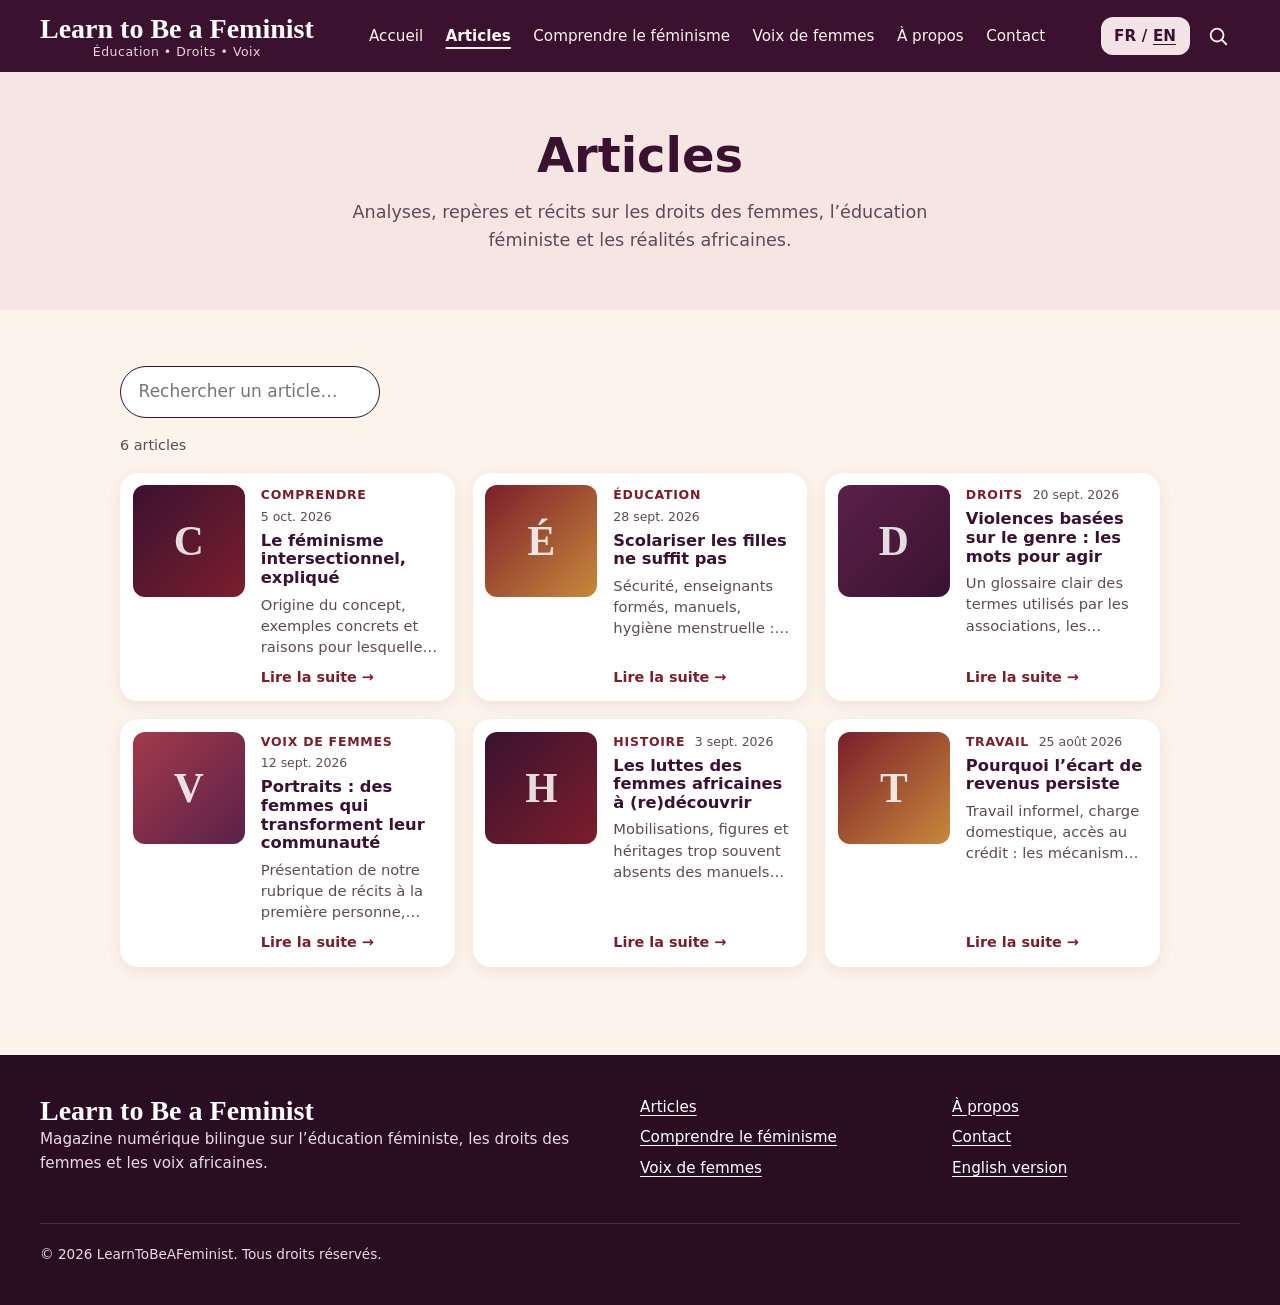
<file: fr/articles.html>
<!DOCTYPE html>
<html lang="fr">
<head>
  <meta charset="utf-8">
  <meta name="viewport" content="width=device-width, initial-scale=1">
  <title>Articles – LearnToBeAFeminist</title>
  <meta name="description" content="Tous les articles de LearnToBeAFeminist : éducation féministe, droits des femmes, inégalités de genre et voix de femmes africaines.">
  <meta name="theme-color" content="#3A1230">
  <link rel="icon" href="../assets/favicon.svg" type="image/svg+xml">

  <meta property="og:type" content="website">
  <meta property="og:title" content="Articles – LearnToBeAFeminist">
  <meta property="og:locale" content="fr_FR">

  <script>document.documentElement.classList.add('js');</script>
  <link rel="stylesheet" href="../css/style.css">
</head>
<body>
  <a class="skip-link" href="#contenu">Aller au contenu</a>

  <header class="site-header">
    <div class="container header-inner">
      <a class="logo" href="index.html" aria-label="LearnToBeAFeminist, accueil">
        <span class="logo__name">Learn to Be a Feminist</span>
        <span class="logo__tag">Éducation • Droits • Voix</span>
      </a>

      <div class="tools">
        <p class="lang-switch" style="margin:0">
          <span aria-current="true">FR</span>
          <span aria-hidden="true">/</span>
          <a href="../en/articles.html" hreflang="en" lang="en" aria-label="Read this page in English">EN</a>
        </p>
        <a class="icon-btn" href="#search" aria-label="Rechercher un article">
          <svg viewBox="0 0 24 24" fill="none" stroke="currentColor" stroke-width="2" stroke-linecap="round" aria-hidden="true"><circle cx="11" cy="11" r="7"/><path d="M16.5 16.5L21 21"/></svg>
        </a>
        <button class="menu-toggle" type="button" aria-expanded="false" aria-controls="main-nav">Menu</button>
      </div>

      <nav id="main-nav" class="main-nav" aria-label="Navigation principale">
        <ul>
          <li><a href="index.html">Accueil</a></li>
          <li><a href="articles.html" aria-current="page">Articles</a></li>
          <li><a href="comprendre-le-feminisme.html">Comprendre le féminisme</a></li>
          <li><a href="voix-de-femmes.html">Voix de femmes</a></li>
          <li><a href="a-propos.html">À propos</a></li>
          <li><a href="contact.html">Contact</a></li>
        </ul>
      </nav>
    </div>
  </header>

  <main id="contenu">
    <section class="page-head">
      <div class="container">
        <h1>Articles</h1>
        <p>Analyses, repères et récits sur les droits des femmes, l’éducation féministe et les réalités africaines.</p>
      </div>
    </section>

    <section class="section" aria-label="Liste des articles">
      <div class="container container--narrow">
        <div class="section-head">
          <form id="search-form" class="search" role="search">
            <label class="sr-only" for="search">Rechercher un article</label>
            <input id="search" type="search" placeholder="Rechercher un article…" autocomplete="off">
          </form>
        </div>

        <p id="result-count" class="result-count" aria-live="polite"></p>
        <ul id="articles-list" class="cards"></ul>
        <p id="no-results" class="no-results" hidden>Aucun article ne correspond à votre recherche.</p>
        <noscript><p>Activez JavaScript pour afficher la liste des articles.</p></noscript>
      </div>
    </section>
  </main>

  <footer class="site-footer">
    <div class="container">
      <div class="footer-grid">
        <div>
          <a class="logo" href="index.html"><span class="logo__name">Learn to Be a Feminist</span></a>
          <p>Magazine numérique bilingue sur l’éducation féministe, les droits des femmes et les voix africaines.</p>
        </div>
        <nav aria-label="Pied de page">
          <ul>
            <li><a href="articles.html">Articles</a></li>
            <li><a href="comprendre-le-feminisme.html">Comprendre le féminisme</a></li>
            <li><a href="voix-de-femmes.html">Voix de femmes</a></li>
          </ul>
        </nav>
        <nav aria-label="Informations">
          <ul>
            <li><a href="a-propos.html">À propos</a></li>
            <li><a href="contact.html">Contact</a></li>
            <li><a href="../en/articles.html" hreflang="en" lang="en">English version</a></li>
          </ul>
        </nav>
      </div>
      <p class="footer-bottom">© 2026 LearnToBeAFeminist. Tous droits réservés.</p>
    </div>
  </footer>

  <script src="../js/articles-data.js"></script>
  <script src="../js/main.js"></script>
</body>
</html>
</file>
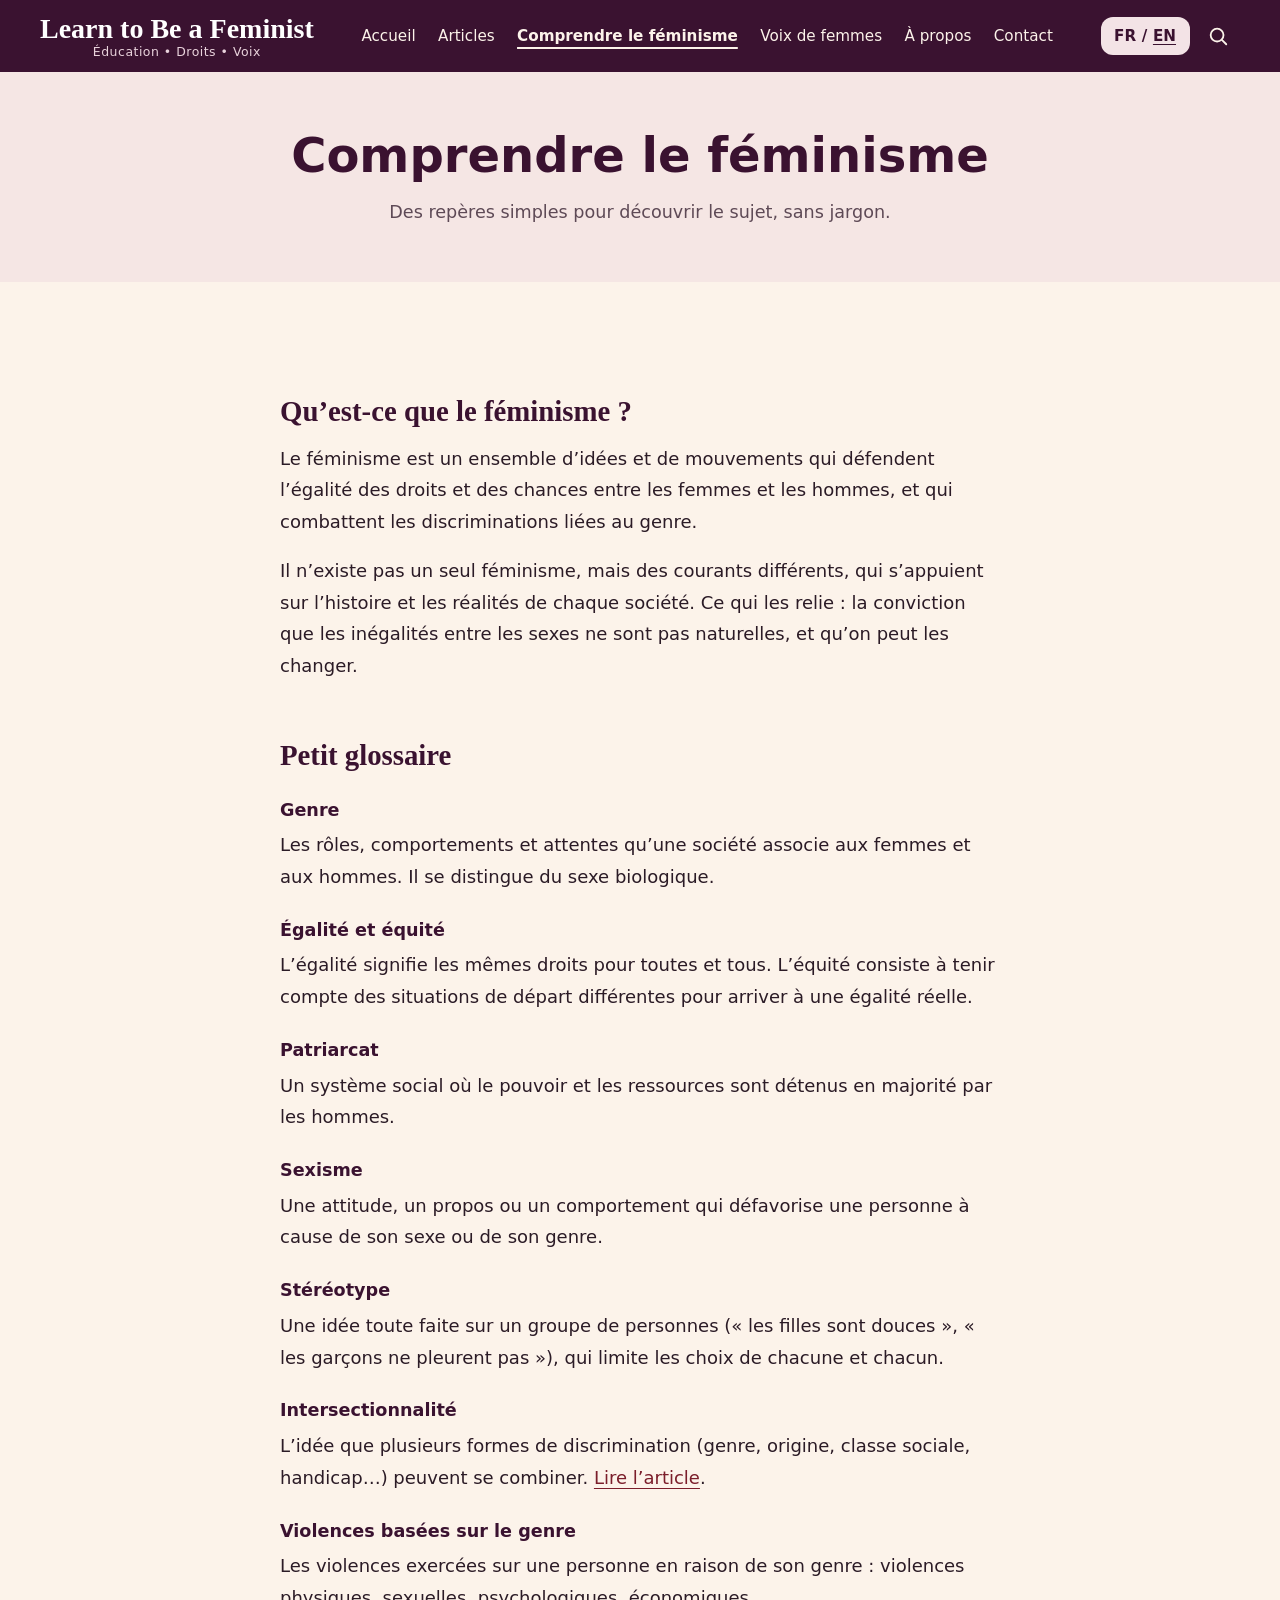
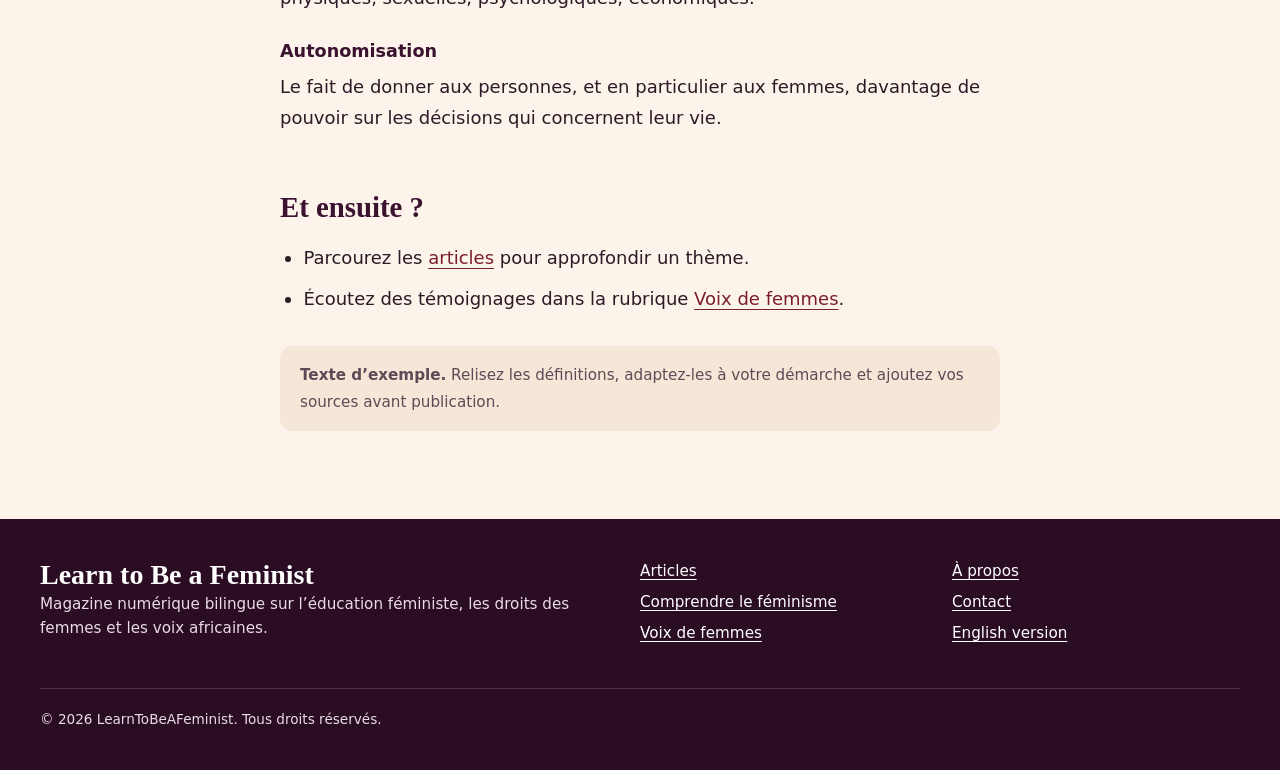
<file: fr/comprendre-le-feminisme.html>
<!DOCTYPE html>
<html lang="fr">
<head>
  <meta charset="utf-8">
  <meta name="viewport" content="width=device-width, initial-scale=1">
  <title>Comprendre le féminisme – LearnToBeAFeminist</title>
  <meta name="description" content="Des repères simples pour comprendre le féminisme : définitions, concepts clés et glossaire pour découvrir le sujet.">
  <meta name="theme-color" content="#3A1230">
  <link rel="icon" href="../assets/favicon.svg" type="image/svg+xml">
  <meta property="og:type" content="website">
  <meta property="og:title" content="Comprendre le féminisme – LearnToBeAFeminist">
  <meta property="og:locale" content="fr_FR">
  <script>document.documentElement.classList.add('js');</script>
  <link rel="stylesheet" href="../css/style.css">
</head>
<body>
  <a class="skip-link" href="#contenu">Aller au contenu</a>

  <header class="site-header">
    <div class="container header-inner">
      <a class="logo" href="index.html" aria-label="LearnToBeAFeminist, accueil">
        <span class="logo__name">Learn to Be a Feminist</span>
        <span class="logo__tag">Éducation • Droits • Voix</span>
      </a>
      <div class="tools">
        <p class="lang-switch" style="margin:0">
          <span aria-current="true">FR</span>
          <span aria-hidden="true">/</span>
          <a href="../en/understanding-feminism.html" hreflang="en" lang="en" aria-label="Read this page in English">EN</a>
        </p>
        <a class="icon-btn" href="articles.html#search" aria-label="Rechercher un article">
          <svg viewBox="0 0 24 24" fill="none" stroke="currentColor" stroke-width="2" stroke-linecap="round" aria-hidden="true"><circle cx="11" cy="11" r="7"/><path d="M16.5 16.5L21 21"/></svg>
        </a>
        <button class="menu-toggle" type="button" aria-expanded="false" aria-controls="main-nav">Menu</button>
      </div>
      <nav id="main-nav" class="main-nav" aria-label="Navigation principale">
        <ul>
          <li><a href="index.html">Accueil</a></li>
          <li><a href="articles.html">Articles</a></li>
          <li><a href="comprendre-le-feminisme.html" aria-current="page">Comprendre le féminisme</a></li>
          <li><a href="voix-de-femmes.html">Voix de femmes</a></li>
          <li><a href="a-propos.html">À propos</a></li>
          <li><a href="contact.html">Contact</a></li>
        </ul>
      </nav>
    </div>
  </header>

  <main id="contenu">
    <section class="page-head">
      <div class="container">
        <h1>Comprendre le féminisme</h1>
        <p>Des repères simples pour découvrir le sujet, sans jargon.</p>
      </div>
    </section>

    <section class="article">
      <div class="article-inner prose">
        <h2>Qu’est-ce que le féminisme ?</h2>
        <p>Le féminisme est un ensemble d’idées et de mouvements qui défendent l’égalité des droits et des chances entre les femmes et les hommes, et qui combattent les discriminations liées au genre.</p>
        <p>Il n’existe pas un seul féminisme, mais des courants différents, qui s’appuient sur l’histoire et les réalités de chaque société. Ce qui les relie : la conviction que les inégalités entre les sexes ne sont pas naturelles, et qu’on peut les changer.</p>

        <h2>Petit glossaire</h2>
        <dl class="glossary">
          <dt>Genre</dt>
          <dd>Les rôles, comportements et attentes qu’une société associe aux femmes et aux hommes. Il se distingue du sexe biologique.</dd>
          <dt>Égalité et équité</dt>
          <dd>L’égalité signifie les mêmes droits pour toutes et tous. L’équité consiste à tenir compte des situations de départ différentes pour arriver à une égalité réelle.</dd>
          <dt>Patriarcat</dt>
          <dd>Un système social où le pouvoir et les ressources sont détenus en majorité par les hommes.</dd>
          <dt>Sexisme</dt>
          <dd>Une attitude, un propos ou un comportement qui défavorise une personne à cause de son sexe ou de son genre.</dd>
          <dt>Stéréotype</dt>
          <dd>Une idée toute faite sur un groupe de personnes (« les filles sont douces », « les garçons ne pleurent pas »), qui limite les choix de chacune et chacun.</dd>
          <dt>Intersectionnalité</dt>
          <dd>L’idée que plusieurs formes de discrimination (genre, origine, classe sociale, handicap…) peuvent se combiner. <a href="articles/feminisme-intersectionnel.html">Lire l’article</a>.</dd>
          <dt>Violences basées sur le genre</dt>
          <dd>Les violences exercées sur une personne en raison de son genre : violences physiques, sexuelles, psychologiques, économiques.</dd>
          <dt>Autonomisation</dt>
          <dd>Le fait de donner aux personnes, et en particulier aux femmes, davantage de pouvoir sur les décisions qui concernent leur vie.</dd>
        </dl>

        <h2>Et ensuite ?</h2>
        <ul>
          <li>Parcourez les <a href="articles.html">articles</a> pour approfondir un thème.</li>
          <li>Écoutez des témoignages dans la rubrique <a href="voix-de-femmes.html">Voix de femmes</a>.</li>
        </ul>

        <p class="note-box"><strong>Texte d’exemple.</strong> Relisez les définitions, adaptez-les à votre démarche et ajoutez vos sources avant publication.</p>
      </div>
    </section>
  </main>

  <footer class="site-footer">
    <div class="container">
      <div class="footer-grid">
        <div>
          <a class="logo" href="index.html"><span class="logo__name">Learn to Be a Feminist</span></a>
          <p>Magazine numérique bilingue sur l’éducation féministe, les droits des femmes et les voix africaines.</p>
        </div>
        <nav aria-label="Pied de page">
          <ul>
            <li><a href="articles.html">Articles</a></li>
            <li><a href="comprendre-le-feminisme.html">Comprendre le féminisme</a></li>
            <li><a href="voix-de-femmes.html">Voix de femmes</a></li>
          </ul>
        </nav>
        <nav aria-label="Informations">
          <ul>
            <li><a href="a-propos.html">À propos</a></li>
            <li><a href="contact.html">Contact</a></li>
            <li><a href="../en/understanding-feminism.html" hreflang="en" lang="en">English version</a></li>
          </ul>
        </nav>
      </div>
      <p class="footer-bottom">© 2026 LearnToBeAFeminist. Tous droits réservés.</p>
    </div>
  </footer>

  <script src="../js/main.js"></script>
</body>
</html>
</file>
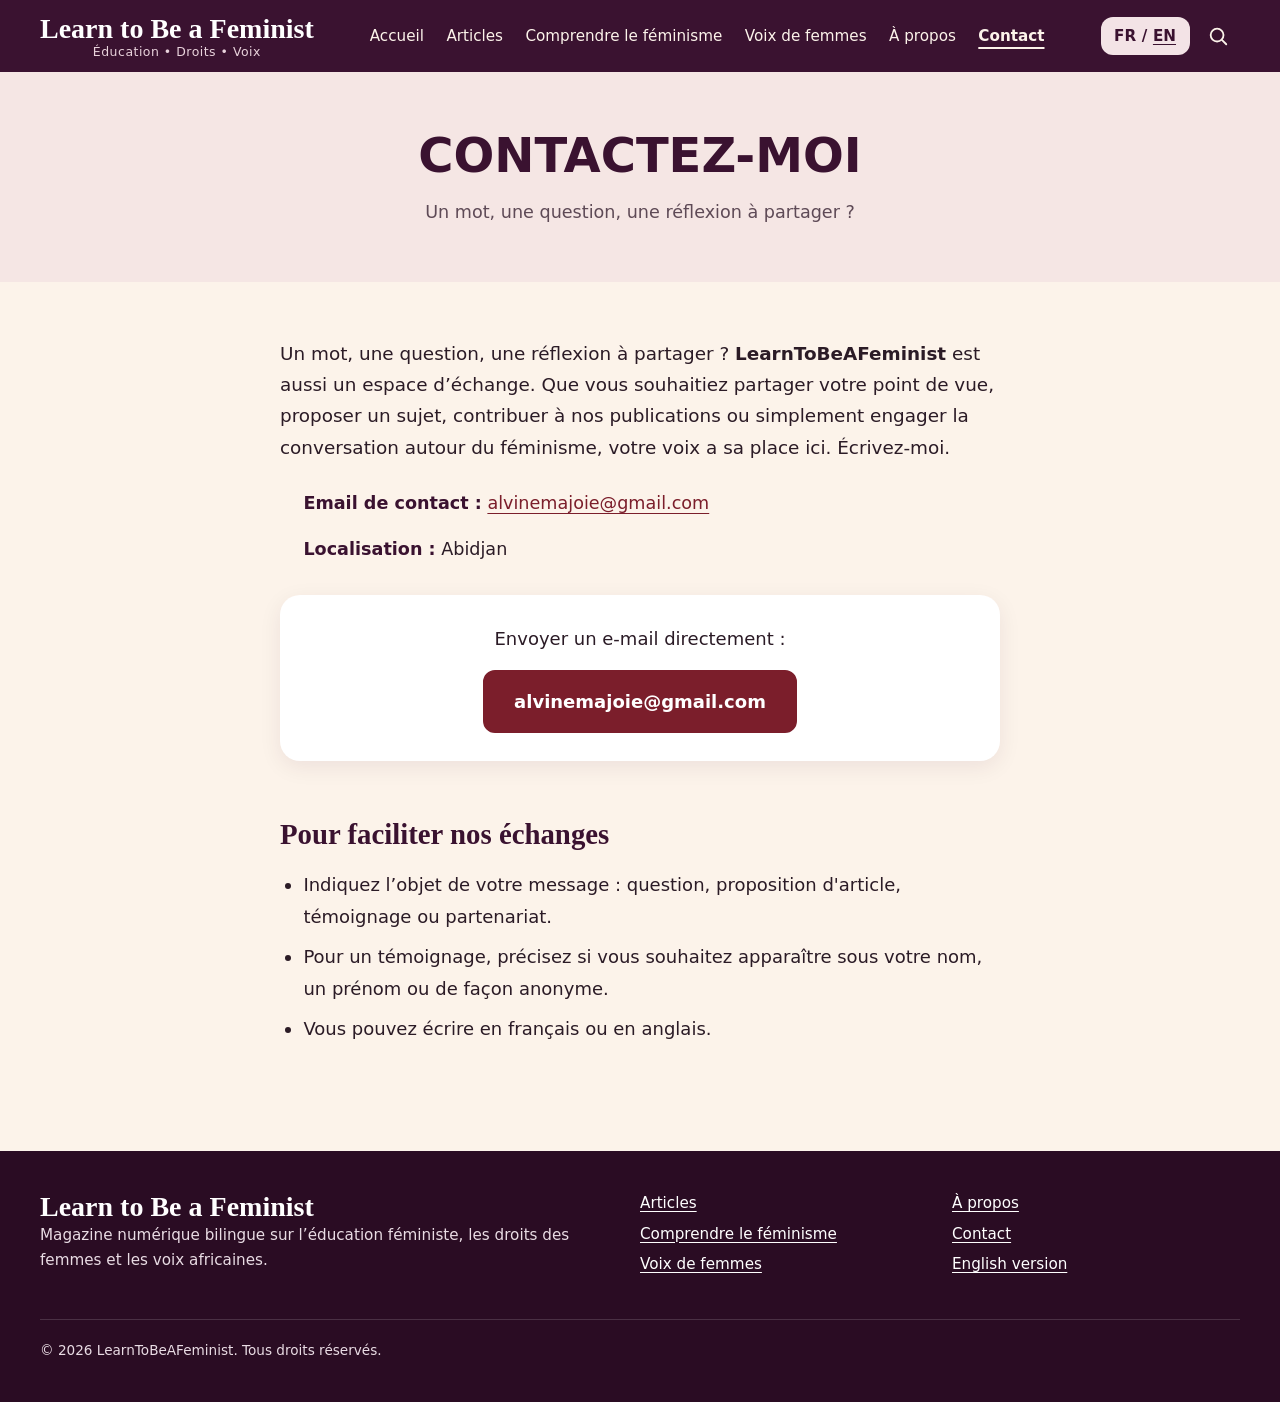
<file: fr/contact.html>
<!DOCTYPE html>
<html lang="fr">
<head>
  <meta charset="utf-8">
  <meta name="viewport" content="width=device-width, initial-scale=1">
  <title>Contactez-moi – LearnToBeAFeminist</title>
  <meta name="description" content="Contactez LearnToBeAFeminist : questions, propositions d’articles, témoignages et échanges.">
  <meta name="theme-color" content="#3A1230">
  <link rel="icon" href="../assets/favicon.svg" type="image/svg+xml">
  <meta property="og:type" content="website">
  <meta property="og:title" content="Contactez-moi – LearnToBeAFeminist">
  <meta property="og:locale" content="fr_FR">
  <script>document.documentElement.classList.add('js');</script>
  <link rel="stylesheet" href="../css/style.css">
  <style>
    .contact-info-list {
      list-style: none;
      padding: 0;
      margin: 25px 0;
    }
    .contact-info-list li {
      margin-bottom: 15px;
      font-size: 1.1rem;
    }
    .contact-info-list strong {
      color: #3A1230;
    }
  </style>
</head>
<body>
  <a class="skip-link" href="#contenu">Aller au contenu</a>

  <header class="site-header">
    <div class="container header-inner">
      <a class="logo" href="index.html" aria-label="LearnToBeAFeminist, accueil">
        <span class="logo__name">Learn to Be a Feminist</span>
        <span class="logo__tag">Éducation • Droits • Voix</span>
      </a>
      <div class="tools">
        <p class="lang-switch" style="margin:0">
          <span aria-current="true">FR</span>
          <span aria-hidden="true">/</span>
          <a href="../en/contact.html" hreflang="en" lang="en" aria-label="Read this page in English">EN</a>
        </p>
        <a class="icon-btn" href="articles.html#search" aria-label="Rechercher un article">
          <svg viewBox="0 0 24 24" fill="none" stroke="currentColor" stroke-width="2" stroke-linecap="round" aria-hidden="true"><circle cx="11" cy="11" r="7"/><path d="M16.5 16.5L21 21"/></svg>
        </a>
        <button class="menu-toggle" type="button" aria-expanded="false" aria-controls="main-nav">Menu</button>
      </div>
      <nav id="main-nav" class="main-nav" aria-label="Navigation principale">
        <ul>
          <li><a href="index.html">Accueil</a></li>
          <li><a href="articles.html">Articles</a></li>
          <li><a href="comprendre-le-feminisme.html">Comprendre le féminisme</a></li>
          <li><a href="voix-de-femmes.html">Voix de femmes</a></li>
          <li><a href="a-propos.html">À propos</a></li>
          <li><a href="contact.html" aria-current="page">Contact</a></li>
        </ul>
      </nav>
    </div>
  </header>

  <main id="contenu">
    <section class="page-head">
      <div class="container">
        <h1>CONTACTEZ-MOI</h1>
        <p>Un mot, une question, une réflexion à partager ?</p>
      </div>
    </section>

    <section class="article">
      <div class="article-inner prose">
        <p style="font-size: 1.15rem; line-height: 1.7;">
          Un mot, une question, une réflexion à partager ? <strong>LearnToBeAFeminist</strong> est aussi un espace d’échange. Que vous souhaitiez partager votre point de vue, proposer un sujet, contribuer à nos publications ou simplement engager la conversation autour du féminisme, votre voix a sa place ici. Écrivez-moi.
        </p>

        <ul class="contact-info-list">
          <li><strong>Email de contact :</strong> <a href="mailto:alvinemajoie@gmail.com">alvinemajoie@gmail.com</a></li>
          <li><strong>Localisation :</strong> Abidjan</li>
        </ul>

        <div class="contact-box" style="margin-top: 30px;">
          <p>Envoyer un e-mail directement :</p>
          <a class="btn btn--primary" href="mailto:alvinemajoie@gmail.com">alvinemajoie@gmail.com</a>
        </div>

        <h2>Pour faciliter nos échanges</h2>
        <ul>
          <li>Indiquez l’objet de votre message : question, proposition d'article, témoignage ou partenariat.</li>
          <li>Pour un témoignage, précisez si vous souhaitez apparaître sous votre nom, un prénom ou de façon anonyme.</li>
          <li>Vous pouvez écrire en français ou en anglais.</li>
        </ul>
      </div>
    </section>
  </main>

  <footer class="site-footer">
    <div class="container">
      <div class="footer-grid">
        <div>
          <a class="logo" href="index.html"><span class="logo__name">Learn to Be a Feminist</span></a>
          <p>Magazine numérique bilingue sur l’éducation féministe, les droits des femmes et les voix africaines.</p>
        </div>
        <nav aria-label="Pied de page">
          <ul>
            <li><a href="articles.html">Articles</a></li>
            <li><a href="comprendre-le-feminisme.html">Comprendre le féminisme</a></li>
            <li><a href="voix-de-femmes.html">Voix de femmes</a></li>
          </ul>
        </nav>
        <nav aria-label="Informations">
          <ul>
            <li><a href="a-propos.html">À propos</a></li>
            <li><a href="contact.html">Contact</a></li>
            <li><a href="../en/contact.html" hreflang="en" lang="en">English version</a></li>
          </ul>
        </nav>
      </div>
      <p class="footer-bottom">© 2026 LearnToBeAFeminist. Tous droits réservés.</p>
    </div>
  </footer>

  <script src="../js/main.js"></script>
</body>
</html>
</file>
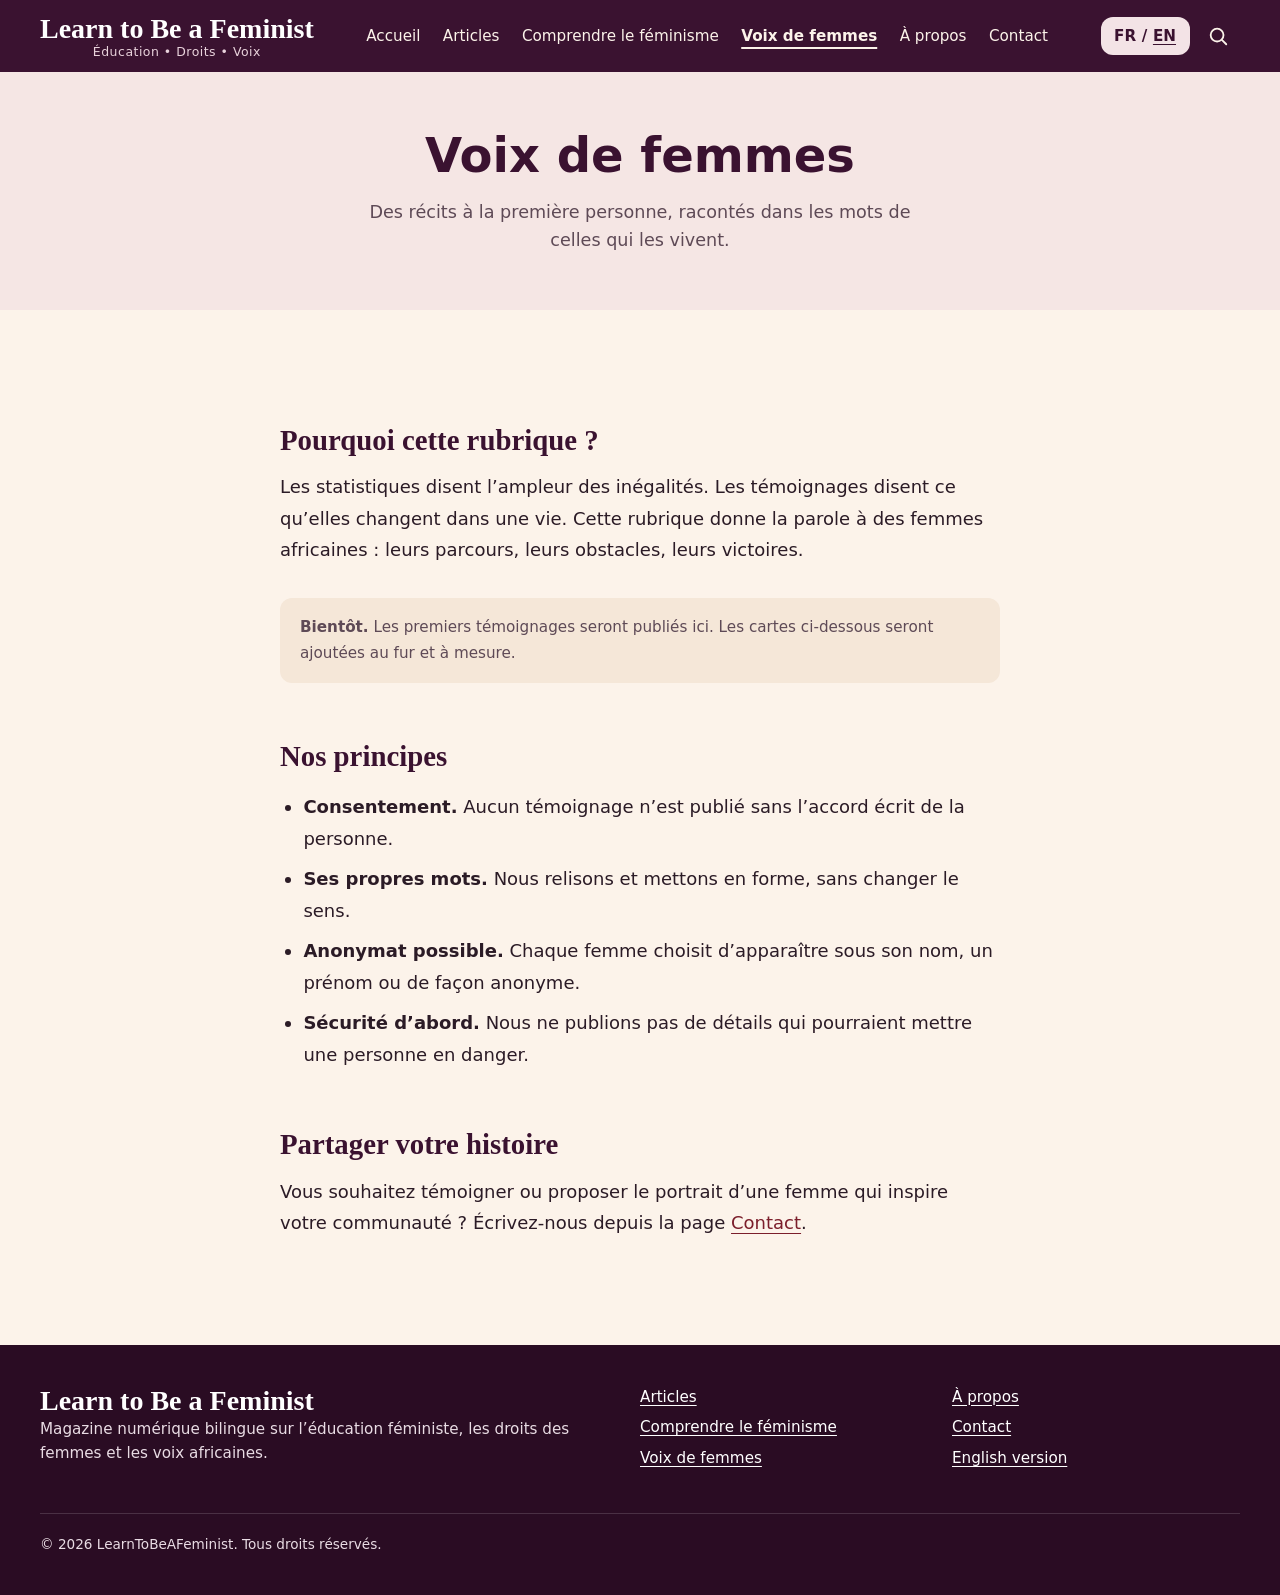
<file: fr/voix-de-femmes.html>
<!DOCTYPE html>
<html lang="fr">
<head>
  <meta charset="utf-8">
  <meta name="viewport" content="width=device-width, initial-scale=1">
  <title>Voix de femmes – LearnToBeAFeminist</title>
  <meta name="description" content="Témoignages, portraits et récits de femmes africaines, racontés dans leurs propres mots.">
  <meta name="theme-color" content="#3A1230">
  <link rel="icon" href="../assets/favicon.svg" type="image/svg+xml">
  <meta property="og:type" content="website">
  <meta property="og:title" content="Voix de femmes – LearnToBeAFeminist">
  <meta property="og:locale" content="fr_FR">
  <script>document.documentElement.classList.add('js');</script>
  <link rel="stylesheet" href="../css/style.css">
</head>
<body>
  <a class="skip-link" href="#contenu">Aller au contenu</a>

  <header class="site-header">
    <div class="container header-inner">
      <a class="logo" href="index.html" aria-label="LearnToBeAFeminist, accueil">
        <span class="logo__name">Learn to Be a Feminist</span>
        <span class="logo__tag">Éducation • Droits • Voix</span>
      </a>
      <div class="tools">
        <p class="lang-switch" style="margin:0">
          <span aria-current="true">FR</span>
          <span aria-hidden="true">/</span>
          <a href="../en/womens-voices.html" hreflang="en" lang="en" aria-label="Read this page in English">EN</a>
        </p>
        <a class="icon-btn" href="articles.html#search" aria-label="Rechercher un article">
          <svg viewBox="0 0 24 24" fill="none" stroke="currentColor" stroke-width="2" stroke-linecap="round" aria-hidden="true"><circle cx="11" cy="11" r="7"/><path d="M16.5 16.5L21 21"/></svg>
        </a>
        <button class="menu-toggle" type="button" aria-expanded="false" aria-controls="main-nav">Menu</button>
      </div>
      <nav id="main-nav" class="main-nav" aria-label="Navigation principale">
        <ul>
          <li><a href="index.html">Accueil</a></li>
          <li><a href="articles.html">Articles</a></li>
          <li><a href="comprendre-le-feminisme.html">Comprendre le féminisme</a></li>
          <li><a href="voix-de-femmes.html" aria-current="page">Voix de femmes</a></li>
          <li><a href="a-propos.html">À propos</a></li>
          <li><a href="contact.html">Contact</a></li>
        </ul>
      </nav>
    </div>
  </header>

  <main id="contenu">
    <section class="page-head">
      <div class="container">
        <h1>Voix de femmes</h1>
        <p>Des récits à la première personne, racontés dans les mots de celles qui les vivent.</p>
      </div>
    </section>

    <section class="article">
      <div class="article-inner prose">
        <h2>Pourquoi cette rubrique ?</h2>
        <p>Les statistiques disent l’ampleur des inégalités. Les témoignages disent ce qu’elles changent dans une vie. Cette rubrique donne la parole à des femmes africaines : leurs parcours, leurs obstacles, leurs victoires.</p>

        <p class="note-box"><strong>Bientôt.</strong> Les premiers témoignages seront publiés ici. Les cartes ci-dessous seront ajoutées au fur et à mesure.</p>

        <h2>Nos principes</h2>
        <ul>
          <li><strong>Consentement.</strong> Aucun témoignage n’est publié sans l’accord écrit de la personne.</li>
          <li><strong>Ses propres mots.</strong> Nous relisons et mettons en forme, sans changer le sens.</li>
          <li><strong>Anonymat possible.</strong> Chaque femme choisit d’apparaître sous son nom, un prénom ou de façon anonyme.</li>
          <li><strong>Sécurité d’abord.</strong> Nous ne publions pas de détails qui pourraient mettre une personne en danger.</li>
        </ul>

        <h2>Partager votre histoire</h2>
        <p>Vous souhaitez témoigner ou proposer le portrait d’une femme qui inspire votre communauté ? Écrivez-nous depuis la page <a href="contact.html">Contact</a>.</p>
      </div>
    </section>
  </main>

  <footer class="site-footer">
    <div class="container">
      <div class="footer-grid">
        <div>
          <a class="logo" href="index.html"><span class="logo__name">Learn to Be a Feminist</span></a>
          <p>Magazine numérique bilingue sur l’éducation féministe, les droits des femmes et les voix africaines.</p>
        </div>
        <nav aria-label="Pied de page">
          <ul>
            <li><a href="articles.html">Articles</a></li>
            <li><a href="comprendre-le-feminisme.html">Comprendre le féminisme</a></li>
            <li><a href="voix-de-femmes.html">Voix de femmes</a></li>
          </ul>
        </nav>
        <nav aria-label="Informations">
          <ul>
            <li><a href="a-propos.html">À propos</a></li>
            <li><a href="contact.html">Contact</a></li>
            <li><a href="../en/womens-voices.html" hreflang="en" lang="en">English version</a></li>
          </ul>
        </nav>
      </div>
      <p class="footer-bottom">© 2026 LearnToBeAFeminist. Tous droits réservés.</p>
    </div>
  </footer>

  <script src="../js/main.js"></script>
</body>
</html>
</file>
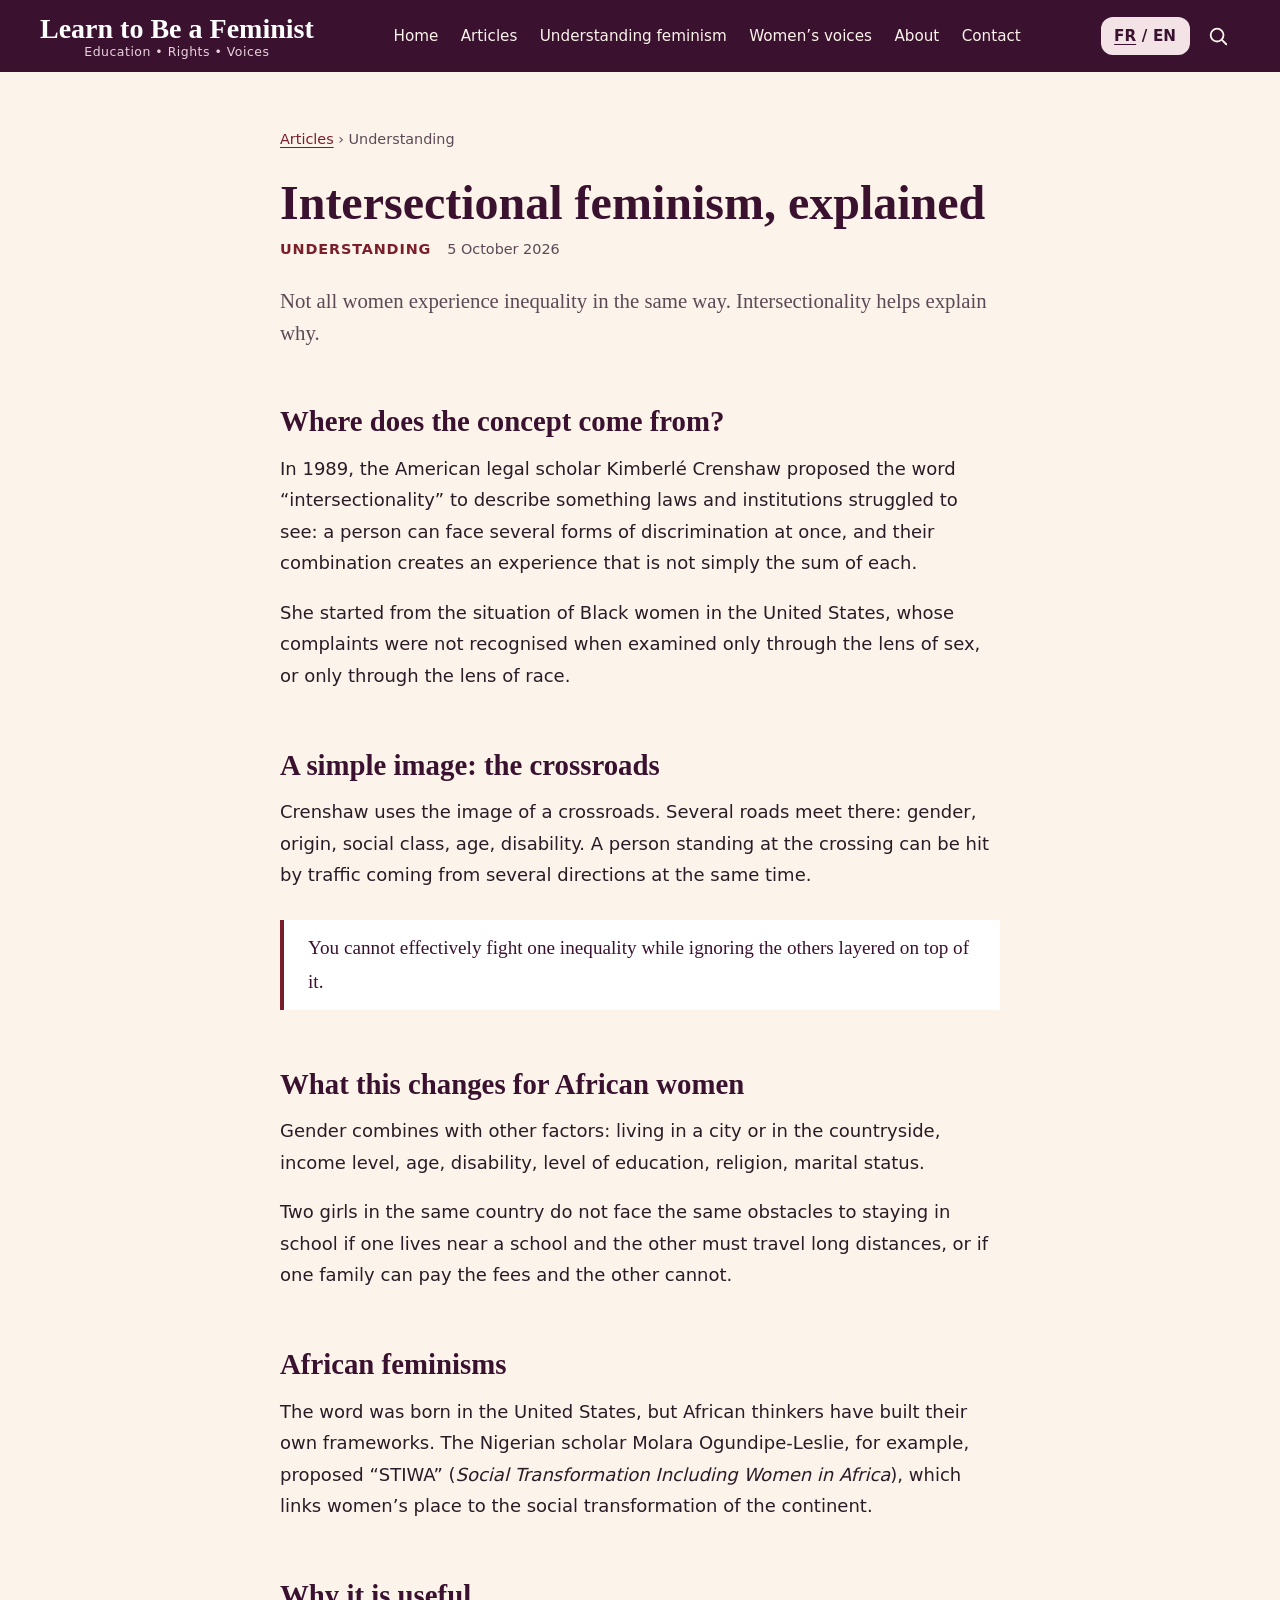
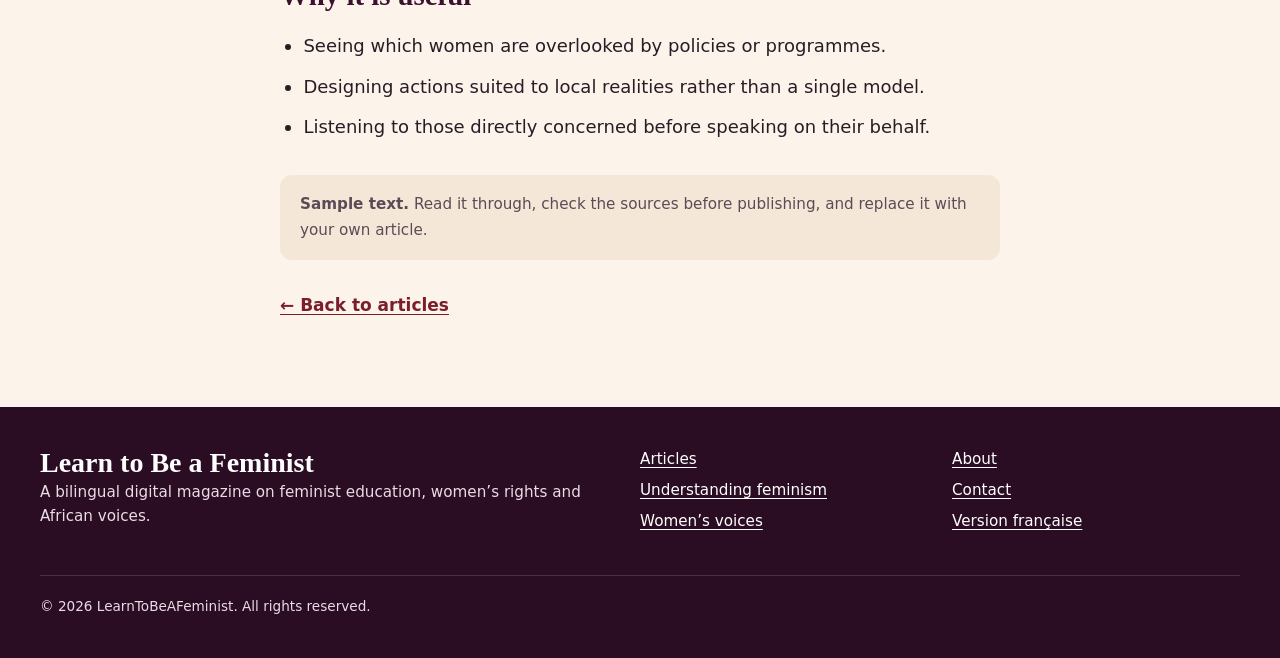
<file: en/articles/intersectional-feminism.html>
<!DOCTYPE html>
<html lang="en">
<head>
  <meta charset="utf-8">
  <meta name="viewport" content="width=device-width, initial-scale=1">
  <title>Intersectional feminism, explained – LearnToBeAFeminist</title>
  <meta name="description" content="Where the concept of intersectionality comes from, concrete examples, and why it sheds light on the realities of African women.">
  <meta name="theme-color" content="#3A1230">
  <link rel="icon" href="../../assets/favicon.svg" type="image/svg+xml">

  <meta property="og:type" content="article">
  <meta property="og:title" content="Intersectional feminism, explained">
  <meta property="og:description" content="Where the concept comes from, concrete examples and the realities of African women.">
  <meta property="og:locale" content="en_GB">

  <script>document.documentElement.classList.add('js');</script>
  <link rel="stylesheet" href="../../css/style.css">
</head>
<body>
  <a class="skip-link" href="#content">Skip to content</a>

  <header class="site-header">
    <div class="container header-inner">
      <a class="logo" href="../index.html" aria-label="LearnToBeAFeminist, home">
        <span class="logo__name">Learn to Be a Feminist</span>
        <span class="logo__tag">Education • Rights • Voices</span>
      </a>

      <div class="tools">
        <p class="lang-switch" style="margin:0">
          <a href="../../fr/articles/feminisme-intersectionnel.html" hreflang="fr" lang="fr" aria-label="Lire cet article en français">FR</a>
          <span aria-hidden="true">/</span>
          <span aria-current="true">EN</span>
        </p>
        <a class="icon-btn" href="../articles.html#search" aria-label="Search articles">
          <svg viewBox="0 0 24 24" fill="none" stroke="currentColor" stroke-width="2" stroke-linecap="round" aria-hidden="true"><circle cx="11" cy="11" r="7"/><path d="M16.5 16.5L21 21"/></svg>
        </a>
        <button class="menu-toggle" type="button" aria-expanded="false" aria-controls="main-nav">Menu</button>
      </div>

      <nav id="main-nav" class="main-nav" aria-label="Main navigation">
        <ul>
          <li><a href="../index.html">Home</a></li>
          <li><a href="../articles.html">Articles</a></li>
          <li><a href="../understanding-feminism.html">Understanding feminism</a></li>
          <li><a href="../womens-voices.html">Women’s voices</a></li>
          <li><a href="../about.html">About</a></li>
          <li><a href="../contact.html">Contact</a></li>
        </ul>
      </nav>
    </div>
  </header>

  <main id="content">
    <article class="article">
      <div class="article-inner">
        <p class="breadcrumb"><a href="../articles.html">Articles</a> › Understanding</p>

        <h1>Intersectional feminism, explained</h1>
        <p class="article-meta">
          <span class="tag">Understanding</span>
          <time datetime="2026-10-05">5 October 2026</time>
        </p>

        <p class="article-lead">Not all women experience inequality in the same way. Intersectionality helps explain why.</p>

        <div class="prose">
          <h2>Where does the concept come from?</h2>
          <p>In 1989, the American legal scholar Kimberlé Crenshaw proposed the word “intersectionality” to describe something laws and institutions struggled to see: a person can face several forms of discrimination at once, and their combination creates an experience that is not simply the sum of each.</p>
          <p>She started from the situation of Black women in the United States, whose complaints were not recognised when examined only through the lens of sex, or only through the lens of race.</p>

          <h2>A simple image: the crossroads</h2>
          <p>Crenshaw uses the image of a crossroads. Several roads meet there: gender, origin, social class, age, disability. A person standing at the crossing can be hit by traffic coming from several directions at the same time.</p>

          <blockquote>You cannot effectively fight one inequality while ignoring the others layered on top of it.</blockquote>

          <h2>What this changes for African women</h2>
          <p>Gender combines with other factors: living in a city or in the countryside, income level, age, disability, level of education, religion, marital status.</p>
          <p>Two girls in the same country do not face the same obstacles to staying in school if one lives near a school and the other must travel long distances, or if one family can pay the fees and the other cannot.</p>

          <h2>African feminisms</h2>
          <p>The word was born in the United States, but African thinkers have built their own frameworks. The Nigerian scholar Molara Ogundipe-Leslie, for example, proposed “STIWA” (<em>Social Transformation Including Women in Africa</em>), which links women’s place to the social transformation of the continent.</p>

          <h2>Why it is useful</h2>
          <ul>
            <li>Seeing which women are overlooked by policies or programmes.</li>
            <li>Designing actions suited to local realities rather than a single model.</li>
            <li>Listening to those directly concerned before speaking on their behalf.</li>
          </ul>

          <p class="note-box"><strong>Sample text.</strong> Read it through, check the sources before publishing, and replace it with your own article.</p>
        </div>

        <a class="back-link" href="../articles.html">← Back to articles</a>
      </div>
    </article>
  </main>

  <footer class="site-footer">
    <div class="container">
      <div class="footer-grid">
        <div>
          <a class="logo" href="../index.html"><span class="logo__name">Learn to Be a Feminist</span></a>
          <p>A bilingual digital magazine on feminist education, women’s rights and African voices.</p>
        </div>
        <nav aria-label="Footer">
          <ul>
            <li><a href="../articles.html">Articles</a></li>
            <li><a href="../understanding-feminism.html">Understanding feminism</a></li>
            <li><a href="../womens-voices.html">Women’s voices</a></li>
          </ul>
        </nav>
        <nav aria-label="Information">
          <ul>
            <li><a href="../about.html">About</a></li>
            <li><a href="../contact.html">Contact</a></li>
            <li><a href="../../fr/articles/feminisme-intersectionnel.html" hreflang="fr" lang="fr">Version française</a></li>
          </ul>
        </nav>
      </div>
      <p class="footer-bottom">© 2026 LearnToBeAFeminist. All rights reserved.</p>
    </div>
  </footer>

  <script src="../../js/main.js"></script>
</body>
</html>
</file>
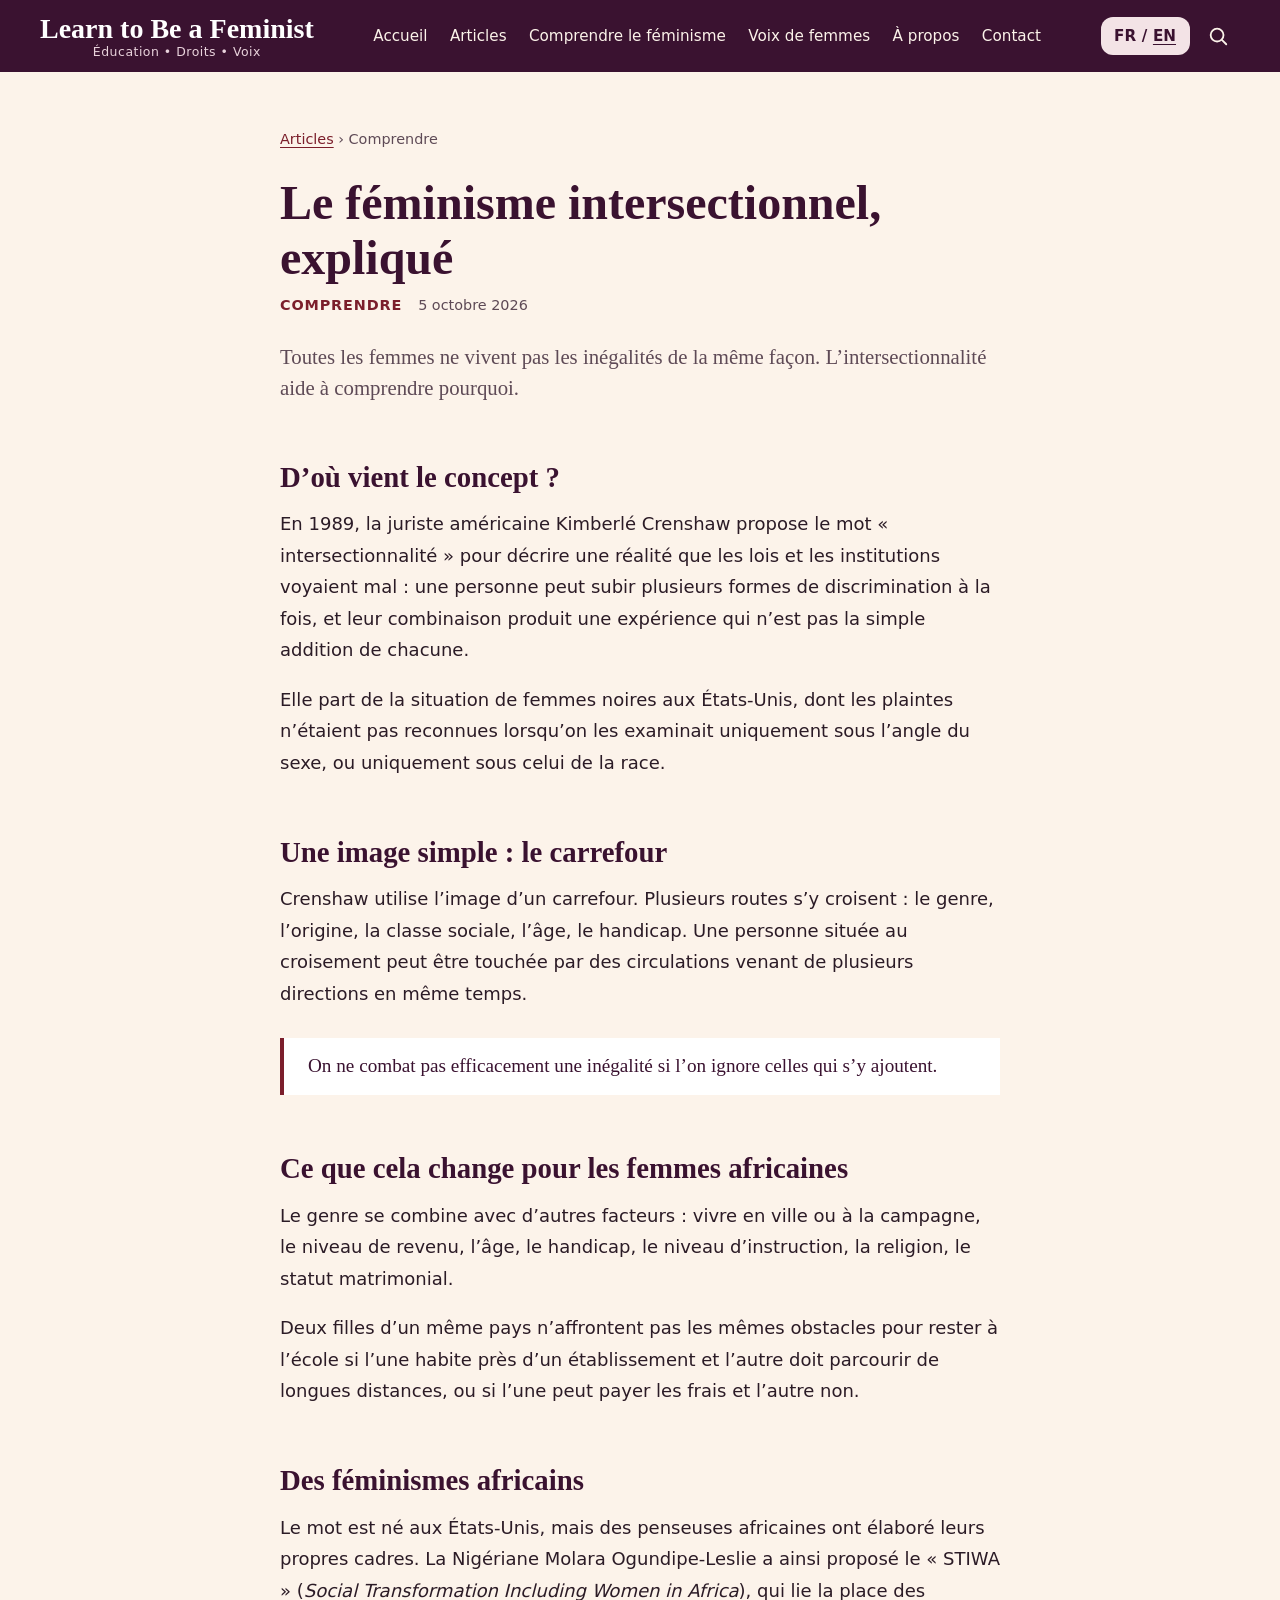
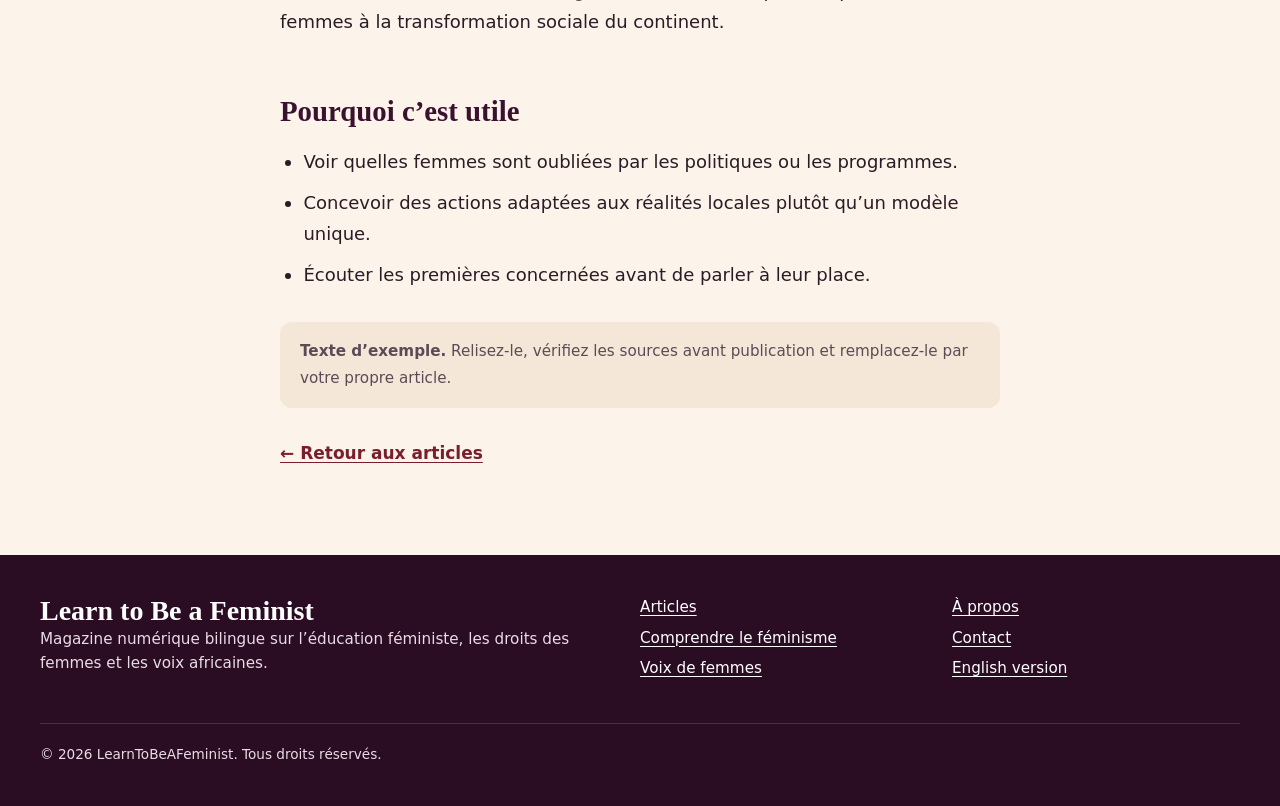
<file: fr/articles/feminisme-intersectionnel.html>
<!DOCTYPE html>
<html lang="fr">
<head>
  <meta charset="utf-8">
  <meta name="viewport" content="width=device-width, initial-scale=1">
  <title>Le féminisme intersectionnel, expliqué – LearnToBeAFeminist</title>
  <meta name="description" content="Origine du concept d’intersectionnalité, exemples concrets et raisons pour lesquelles il éclaire les réalités des femmes africaines.">
  <meta name="theme-color" content="#3A1230">
  <link rel="icon" href="../../assets/favicon.svg" type="image/svg+xml">

  <meta property="og:type" content="article">
  <meta property="og:title" content="Le féminisme intersectionnel, expliqué">
  <meta property="og:description" content="Origine du concept, exemples concrets et réalités des femmes africaines.">
  <meta property="og:locale" content="fr_FR">

  <script>document.documentElement.classList.add('js');</script>
  <link rel="stylesheet" href="../../css/style.css">
</head>
<body>
  <a class="skip-link" href="#contenu">Aller au contenu</a>

  <header class="site-header">
    <div class="container header-inner">
      <a class="logo" href="../index.html" aria-label="LearnToBeAFeminist, accueil">
        <span class="logo__name">Learn to Be a Feminist</span>
        <span class="logo__tag">Éducation • Droits • Voix</span>
      </a>

      <div class="tools">
        <p class="lang-switch" style="margin:0">
          <span aria-current="true">FR</span>
          <span aria-hidden="true">/</span>
          <a href="../../en/articles/intersectional-feminism.html" hreflang="en" lang="en" aria-label="Read this article in English">EN</a>
        </p>
        <a class="icon-btn" href="../articles.html#search" aria-label="Rechercher un article">
          <svg viewBox="0 0 24 24" fill="none" stroke="currentColor" stroke-width="2" stroke-linecap="round" aria-hidden="true"><circle cx="11" cy="11" r="7"/><path d="M16.5 16.5L21 21"/></svg>
        </a>
        <button class="menu-toggle" type="button" aria-expanded="false" aria-controls="main-nav">Menu</button>
      </div>

      <nav id="main-nav" class="main-nav" aria-label="Navigation principale">
        <ul>
          <li><a href="../index.html">Accueil</a></li>
          <li><a href="../articles.html">Articles</a></li>
          <li><a href="../comprendre-le-feminisme.html">Comprendre le féminisme</a></li>
          <li><a href="../voix-de-femmes.html">Voix de femmes</a></li>
          <li><a href="../a-propos.html">À propos</a></li>
          <li><a href="../contact.html">Contact</a></li>
        </ul>
      </nav>
    </div>
  </header>

  <main id="contenu">
    <article class="article">
      <div class="article-inner">
        <p class="breadcrumb"><a href="../articles.html">Articles</a> › Comprendre</p>

        <h1>Le féminisme intersectionnel, expliqué</h1>
        <p class="article-meta">
          <span class="tag">Comprendre</span>
          <time datetime="2026-10-05">5 octobre 2026</time>
        </p>

        <p class="article-lead">Toutes les femmes ne vivent pas les inégalités de la même façon. L’intersectionnalité aide à comprendre pourquoi.</p>

        <div class="prose">
          <h2>D’où vient le concept ?</h2>
          <p>En 1989, la juriste américaine Kimberlé Crenshaw propose le mot « intersectionnalité » pour décrire une réalité que les lois et les institutions voyaient mal : une personne peut subir plusieurs formes de discrimination à la fois, et leur combinaison produit une expérience qui n’est pas la simple addition de chacune.</p>
          <p>Elle part de la situation de femmes noires aux États-Unis, dont les plaintes n’étaient pas reconnues lorsqu’on les examinait uniquement sous l’angle du sexe, ou uniquement sous celui de la race.</p>

          <h2>Une image simple : le carrefour</h2>
          <p>Crenshaw utilise l’image d’un carrefour. Plusieurs routes s’y croisent : le genre, l’origine, la classe sociale, l’âge, le handicap. Une personne située au croisement peut être touchée par des circulations venant de plusieurs directions en même temps.</p>

          <blockquote>On ne combat pas efficacement une inégalité si l’on ignore celles qui s’y ajoutent.</blockquote>

          <h2>Ce que cela change pour les femmes africaines</h2>
          <p>Le genre se combine avec d’autres facteurs : vivre en ville ou à la campagne, le niveau de revenu, l’âge, le handicap, le niveau d’instruction, la religion, le statut matrimonial.</p>
          <p>Deux filles d’un même pays n’affrontent pas les mêmes obstacles pour rester à l’école si l’une habite près d’un établissement et l’autre doit parcourir de longues distances, ou si l’une peut payer les frais et l’autre non.</p>

          <h2>Des féminismes africains</h2>
          <p>Le mot est né aux États-Unis, mais des penseuses africaines ont élaboré leurs propres cadres. La Nigériane Molara Ogundipe-Leslie a ainsi proposé le « STIWA » (<em>Social Transformation Including Women in Africa</em>), qui lie la place des femmes à la transformation sociale du continent.</p>

          <h2>Pourquoi c’est utile</h2>
          <ul>
            <li>Voir quelles femmes sont oubliées par les politiques ou les programmes.</li>
            <li>Concevoir des actions adaptées aux réalités locales plutôt qu’un modèle unique.</li>
            <li>Écouter les premières concernées avant de parler à leur place.</li>
          </ul>

          <p class="note-box"><strong>Texte d’exemple.</strong> Relisez-le, vérifiez les sources avant publication et remplacez-le par votre propre article.</p>
        </div>

        <a class="back-link" href="../articles.html">← Retour aux articles</a>
      </div>
    </article>
  </main>

  <footer class="site-footer">
    <div class="container">
      <div class="footer-grid">
        <div>
          <a class="logo" href="../index.html"><span class="logo__name">Learn to Be a Feminist</span></a>
          <p>Magazine numérique bilingue sur l’éducation féministe, les droits des femmes et les voix africaines.</p>
        </div>
        <nav aria-label="Pied de page">
          <ul>
            <li><a href="../articles.html">Articles</a></li>
            <li><a href="../comprendre-le-feminisme.html">Comprendre le féminisme</a></li>
            <li><a href="../voix-de-femmes.html">Voix de femmes</a></li>
          </ul>
        </nav>
        <nav aria-label="Informations">
          <ul>
            <li><a href="../a-propos.html">À propos</a></li>
            <li><a href="../contact.html">Contact</a></li>
            <li><a href="../../en/articles/intersectional-feminism.html" hreflang="en" lang="en">English version</a></li>
          </ul>
        </nav>
      </div>
      <p class="footer-bottom">© 2026 LearnToBeAFeminist. Tous droits réservés.</p>
    </div>
  </footer>

  <script src="../../js/main.js"></script>
</body>
</html>
</file>
<file: css/style.css>
:root {
  --cream: #FCF3EA;        /* fond principal */
  --cream-deep: #F5E7D8;
  --blush: #F5E6E4;        /* fond du hero */
  --plum: #3A1230;         /* bandeau, titres */
  --plum-dark: #2A0C23;    /* pied de page */
  --bordeaux: #7B1E2B;     /* boutons, liens, accents */
  --gold: #C8893B;         /* touche chaude des vignettes */
  --ink: #2B1B26;          /* texte courant */
  --muted: #5E4A56;        /* texte secondaire */
  --line: #EBDCCB;

  --font-serif: "Iowan Old Style", "Palatino Linotype", Palatino, Georgia, "Times New Roman", serif;
  --font-sans: system-ui, -apple-system, "Segoe UI", Roboto, "Helvetica Neue", Arial, sans-serif;
  --max: 1200px;
  --max-narrow: 1040px;
}

/* ---------- Base ---------- */
*, *::before, *::after { box-sizing: border-box; }
html { -webkit-text-size-adjust: 100%; scroll-behavior: smooth; }
body {
  margin: 0; background: var(--cream); color: var(--ink);
  font-family: var(--font-sans); font-size: 1.0625rem; line-height: 1.6;
}
img, svg { max-width: 100%; }
h1, h2, h3 {
  font-family: var(--font-sans); color: var(--plum);
  line-height: 1.15; font-weight: 800; margin: 0 0 .5em;
}
h2 { font-size: clamp(1.6rem, 4vw, 2.1rem); }
h3 { font-size: 1.15rem; }
p { margin: 0 0 1em; }
a { color: var(--bordeaux); text-underline-offset: .2em; }
a:hover { color: var(--plum); }
:focus-visible { outline: 3px solid var(--bordeaux); outline-offset: 3px; }

.container { width: min(100% - 2.5rem, var(--max)); margin-inline: auto; }
.container--narrow { width: min(100% - 2.5rem, var(--max-narrow)); }
.sr-only {
  position: absolute; width: 1px; height: 1px; overflow: hidden;
  clip: rect(0 0 0 0); white-space: nowrap;
}
.skip-link {
  position: absolute; left: -999px; top: 0; z-index: 100;
  background: #fff; color: var(--plum); padding: .75rem 1rem;
}
.skip-link:focus { left: 1rem; top: 1rem; }

/* ---------- En-tête (bandeau prune) ---------- */
.site-header { position: sticky; top: 0; z-index: 50; background: var(--plum); color: var(--cream); }
.site-header :focus-visible { outline-color: #fff; }
.header-inner { display: flex; align-items: center; flex-wrap: wrap; gap: .5rem 1rem; padding-block: .8rem; }

.logo {
  margin-right: auto; display: inline-flex; flex-direction: column; align-items: center;
  text-decoration: none; color: #fff; line-height: 1.15;
}
.logo:hover { color: #fff; }
.logo__name { font-family: var(--font-serif); font-weight: 700; font-size: clamp(1.3rem, 4.5vw, 1.75rem); }
.logo__tag { font-size: .78rem; letter-spacing: .04em; color: #E9D3DC; }

.tools { order: 2; display: flex; align-items: center; gap: .4rem; }

.lang-switch {
  display: inline-flex; align-items: center; gap: .35rem;
  background: #F3E3E6; color: var(--plum); border-radius: 12px;
  padding: .45rem .85rem; font-weight: 600; font-size: .95rem;
}
.lang-switch a { color: var(--plum); }
.lang-switch a:hover { color: var(--bordeaux); }
.lang-switch [aria-current] { font-weight: 800; }

.icon-btn {
  display: inline-flex; align-items: center; justify-content: center;
  width: 44px; height: 44px; color: var(--cream); border-radius: 50%;
}
.icon-btn:hover { color: #fff; background: rgba(255, 255, 255, .12); }
.icon-btn svg { width: 22px; height: 22px; }

.menu-toggle {
  display: none; background: none; border: 1.5px solid var(--cream); border-radius: 999px;
  padding: .4rem .9rem; font: inherit; font-size: .9rem; font-weight: 600;
  color: var(--cream); cursor: pointer;
}
.js .menu-toggle { display: inline-block; }

.main-nav { order: 3; width: 100%; }
.main-nav ul { list-style: none; margin: 0; padding: 0; display: flex; flex-direction: column; }
.main-nav a {
  display: block; padding: .75rem 0; border-top: 1px solid rgba(255, 255, 255, .18);
  color: var(--cream); text-decoration: none;
}
.main-nav a[aria-current="page"] { font-weight: 700; text-decoration: underline; text-decoration-thickness: 2px; text-underline-offset: .4em; }
.js .main-nav { display: none; }
.js .main-nav.is-open { display: block; }

@media (min-width: 1100px) {
  .menu-toggle, .js .menu-toggle { display: none; }
  .main-nav, .js .main-nav { display: block; order: 2; width: auto; flex: 1; }
  .main-nav ul { flex-direction: row; justify-content: center; gap: 1.4rem; }
  .main-nav a { border: 0; padding: .3rem 0; font-size: .95rem; }
  .main-nav a:hover { text-decoration: underline; text-underline-offset: .4em; }
  .tools { order: 3; }
  .logo { margin-right: 0; }
}

/* ---------- Boutons ---------- */
.btn {
  display: inline-block; padding: .85rem 1.8rem; border-radius: 12px;
  border: 2px solid var(--bordeaux); font-weight: 600; text-decoration: none;
}
.btn--primary { background: var(--bordeaux); color: #fff; }
.btn--primary:hover { background: var(--plum); border-color: var(--plum); color: #fff; }

/* ---------- Hero ---------- */
.hero {
  position: relative; overflow: hidden; text-align: center;
  background: var(--blush); padding-block: clamp(3rem, 9vw, 6.5rem);
}
.hero-map {
  position: absolute; z-index: 0; top: 50%; left: 62%;
  height: 160%; width: auto; aspect-ratio: 120 / 135;
  transform: translate(-50%, -50%); opacity: .2; pointer-events: none;
}
.hero .container { position: relative; z-index: 1; }
.hero h1 {
  font-size: clamp(2rem, 6.5vw, 4rem); font-weight: 800; letter-spacing: -.01em;
  margin-bottom: .4em;
}
.hero h1 span { display: inline-block; }
.hero .lead { max-width: 46ch; margin: 0 auto 1.75rem; font-size: 1.15rem; color: var(--muted); }

/* ---------- Sections ---------- */
.section { padding-block: clamp(2.25rem, 5vw, 3.5rem); }
.section--tight-top { padding-top: 0; }

/* Cartes « mission » */
.mission-grid { display: grid; gap: 1.25rem; grid-template-columns: 1fr; margin-top: 1.25rem; }
@media (min-width: 760px) { .mission-grid { grid-template-columns: repeat(3, 1fr); } }
.mission {
  background: #fff; border-radius: 20px; padding: 1.5rem 1.25rem; text-align: center;
  box-shadow: 0 6px 22px rgba(58, 18, 48, .08);
}
.mission svg { width: 56px; height: 56px; color: var(--bordeaux); margin-bottom: .5rem; }
.mission h3 { font-size: 1.4rem; margin-bottom: .35rem; }
.mission p { color: var(--muted); margin: 0; }

/* Recherche */
.section-head {
  display: flex; flex-wrap: wrap; justify-content: space-between;
  align-items: flex-end; gap: 1rem; margin-bottom: 1rem;
}
.section-head h2 { margin: 0; }
.search input {
  width: 100%; min-width: 260px; padding: .7rem 1.1rem;
  border: 1.5px solid var(--plum); border-radius: 999px;
  background: #fff; font: inherit; color: var(--ink); scroll-margin-top: 7rem;
}
.result-count { color: var(--muted); font-size: .9rem; margin-bottom: 1rem; }
.no-results { padding: 2rem 0; color: var(--muted); }

/* Cartes d'articles (horizontales) */
.cards { list-style: none; margin: 0; padding: 0; display: grid; gap: 1.1rem; grid-template-columns: 1fr; }
@media (min-width: 700px) { .cards { grid-template-columns: repeat(2, 1fr); } }
@media (min-width: 1000px) { .cards { grid-template-columns: repeat(3, 1fr); } }

.card {
  position: relative; display: flex; gap: 1rem; align-items: stretch;
  background: #fff; border-radius: 18px; padding: .8rem;
  box-shadow: 0 4px 16px rgba(58, 18, 48, .07);
  transition: box-shadow .2s ease, transform .2s ease;
}
.card:hover { box-shadow: 0 10px 26px rgba(58, 18, 48, .14); transform: translateY(-2px); }
.card:focus-within { outline: 3px solid var(--bordeaux); outline-offset: 2px; }

.thumb {
  flex: 0 0 96px; width: 96px; height: 96px; border-radius: 12px; object-fit: cover;
  display: flex; align-items: center; justify-content: center;
  font-family: var(--font-serif); font-size: 2.6rem; font-weight: 700; color: rgba(255, 255, 255, .85);
}
@media (min-width: 480px) { .thumb { flex-basis: 112px; width: 112px; height: 112px; } }
.thumb--0 { background: linear-gradient(135deg, #3A1230, #7B1E2B); }
.thumb--1 { background: linear-gradient(135deg, #7B1E2B, #C8893B); }
.thumb--2 { background: linear-gradient(135deg, #5A2149, #3A1230); }
.thumb--3 { background: linear-gradient(135deg, #A33A4A, #5A2149); }

.card__body { display: flex; flex-direction: column; min-width: 0; }
.card__meta { display: flex; flex-wrap: wrap; gap: .1rem .6rem; margin: 0 0 .3rem; font-size: .78rem; color: var(--muted); }
.tag { font-weight: 700; letter-spacing: .06em; text-transform: uppercase; color: var(--bordeaux); }
.card h3 { font-size: 1.02rem; margin-bottom: .35rem; }
.card h3 a { color: var(--plum); text-decoration: none; }
.card h3 a::after { content: ""; position: absolute; inset: 0; border-radius: 18px; } /* toute la carte est cliquable */
.card h3 a:focus-visible { outline: none; }
.card__excerpt {
  margin: 0 0 .5rem; font-size: .92rem; color: var(--muted); line-height: 1.45;
  display: -webkit-box; -webkit-line-clamp: 3; -webkit-box-orient: vertical; overflow: hidden;
}
.card__more { margin-top: auto; font-size: .9rem; font-weight: 700; color: var(--bordeaux); }

/* ---------- Pied de page ---------- */
.site-footer { background: var(--plum-dark); color: #E9DCE4; padding-block: 2.5rem; font-size: .95rem; margin-top: 2rem; }
.site-footer a { color: #fff; }
.site-footer .logo { align-items: flex-start; }
.footer-grid { display: grid; gap: 1.5rem; }
.footer-grid ul { list-style: none; margin: 0; padding: 0; }
.footer-grid li { margin-bottom: .4rem; }
.footer-bottom { margin: 2rem 0 0; padding-top: 1.25rem; border-top: 1px solid rgba(255,255,255,.15); font-size: .85rem; }
@media (min-width: 760px) { .footer-grid { grid-template-columns: 2fr 1fr 1fr; } }

@media (prefers-reduced-motion: reduce) {
  html { scroll-behavior: auto; }
  .card { transition: none; }
  .card:hover { transform: none; }
}

/* ---------- Pages intérieures ---------- */
.page-head {
  background: var(--blush); text-align: center;
  padding-block: clamp(2rem, 6vw, 3.5rem);
}
.page-head h1 { font-size: clamp(1.9rem, 5vw, 3rem); margin: 0 0 .3em; }
.page-head p { max-width: 52ch; margin: 0 auto; color: var(--muted); font-size: 1.1rem; }

/* ---------- Page d'article ---------- */
.article { padding-block: clamp(2rem, 5vw, 3.5rem); }
.article-inner { width: min(100% - 2.5rem, 720px); margin-inline: auto; }
.breadcrumb { font-size: .9rem; margin: 0 0 1.5rem; color: var(--muted); }
.article h1 {
  font-family: var(--font-serif); font-size: clamp(1.9rem, 5.5vw, 3rem);
  margin: 0 0 .5rem;
}
.article-meta {
  display: flex; flex-wrap: wrap; gap: .25rem 1rem;
  margin: 0 0 1.5rem; font-size: .9rem; color: var(--muted);
}
.article-lead { font-family: var(--font-serif); font-size: 1.3rem; color: var(--muted); line-height: 1.5; }
.prose { font-size: 1.125rem; line-height: 1.75; }
.prose h2 { font-family: var(--font-serif); font-size: clamp(1.4rem, 3.5vw, 1.8rem); margin-top: 2em; }
.prose ul { padding-left: 1.3em; }
.prose li { margin-bottom: .5em; }
.prose blockquote {
  margin: 1.5em 0; padding: .6em 1.25em; background: #fff;
  border-left: 4px solid var(--bordeaux);
  font-family: var(--font-serif); font-size: 1.2rem; color: var(--plum);
}
.note-box {
  margin: 2rem 0 0; padding: 1rem 1.25rem; border-radius: 12px;
  background: var(--cream-deep); font-size: .95rem; color: var(--muted);
}
.back-link { display: inline-block; margin-top: 2rem; font-weight: 700; }/* ---------- Pages de contenu (glossaire, contact) ---------- */
.glossary { margin: 0; }
.glossary dt { margin-top: 1.4rem; font-weight: 800; font-size: 1.1rem; color: var(--plum); }
.glossary dd { margin: .25rem 0 0; }
.contact-box {
  margin: 2rem 0; padding: 1.75rem 1.25rem; text-align: center;
  background: #fff; border-radius: 20px; box-shadow: 0 6px 22px rgba(58, 18, 48, .08);
}
.contact-box p { margin-bottom: .75rem; }
.contact-box .btn { margin-top: .25rem; overflow-wrap: anywhere; }

/* ---------- Pages de contenu (glossaire, contact) ---------- */
.glossary { margin: 0; }
.glossary dt { margin-top: 1.4rem; font-weight: 800; font-size: 1.1rem; color: var(--plum); }
.glossary dd { margin: .25rem 0 0; }
.contact-box {
  margin: 2rem 0; padding: 1.75rem 1.25rem; text-align: center;
  background: #fff; border-radius: 20px; box-shadow: 0 6px 22px rgba(58, 18, 48, .08);
}
.contact-box p { margin-bottom: .75rem; }
.contact-box .btn { margin-top: .25rem; overflow-wrap: anywhere; }
</file>
